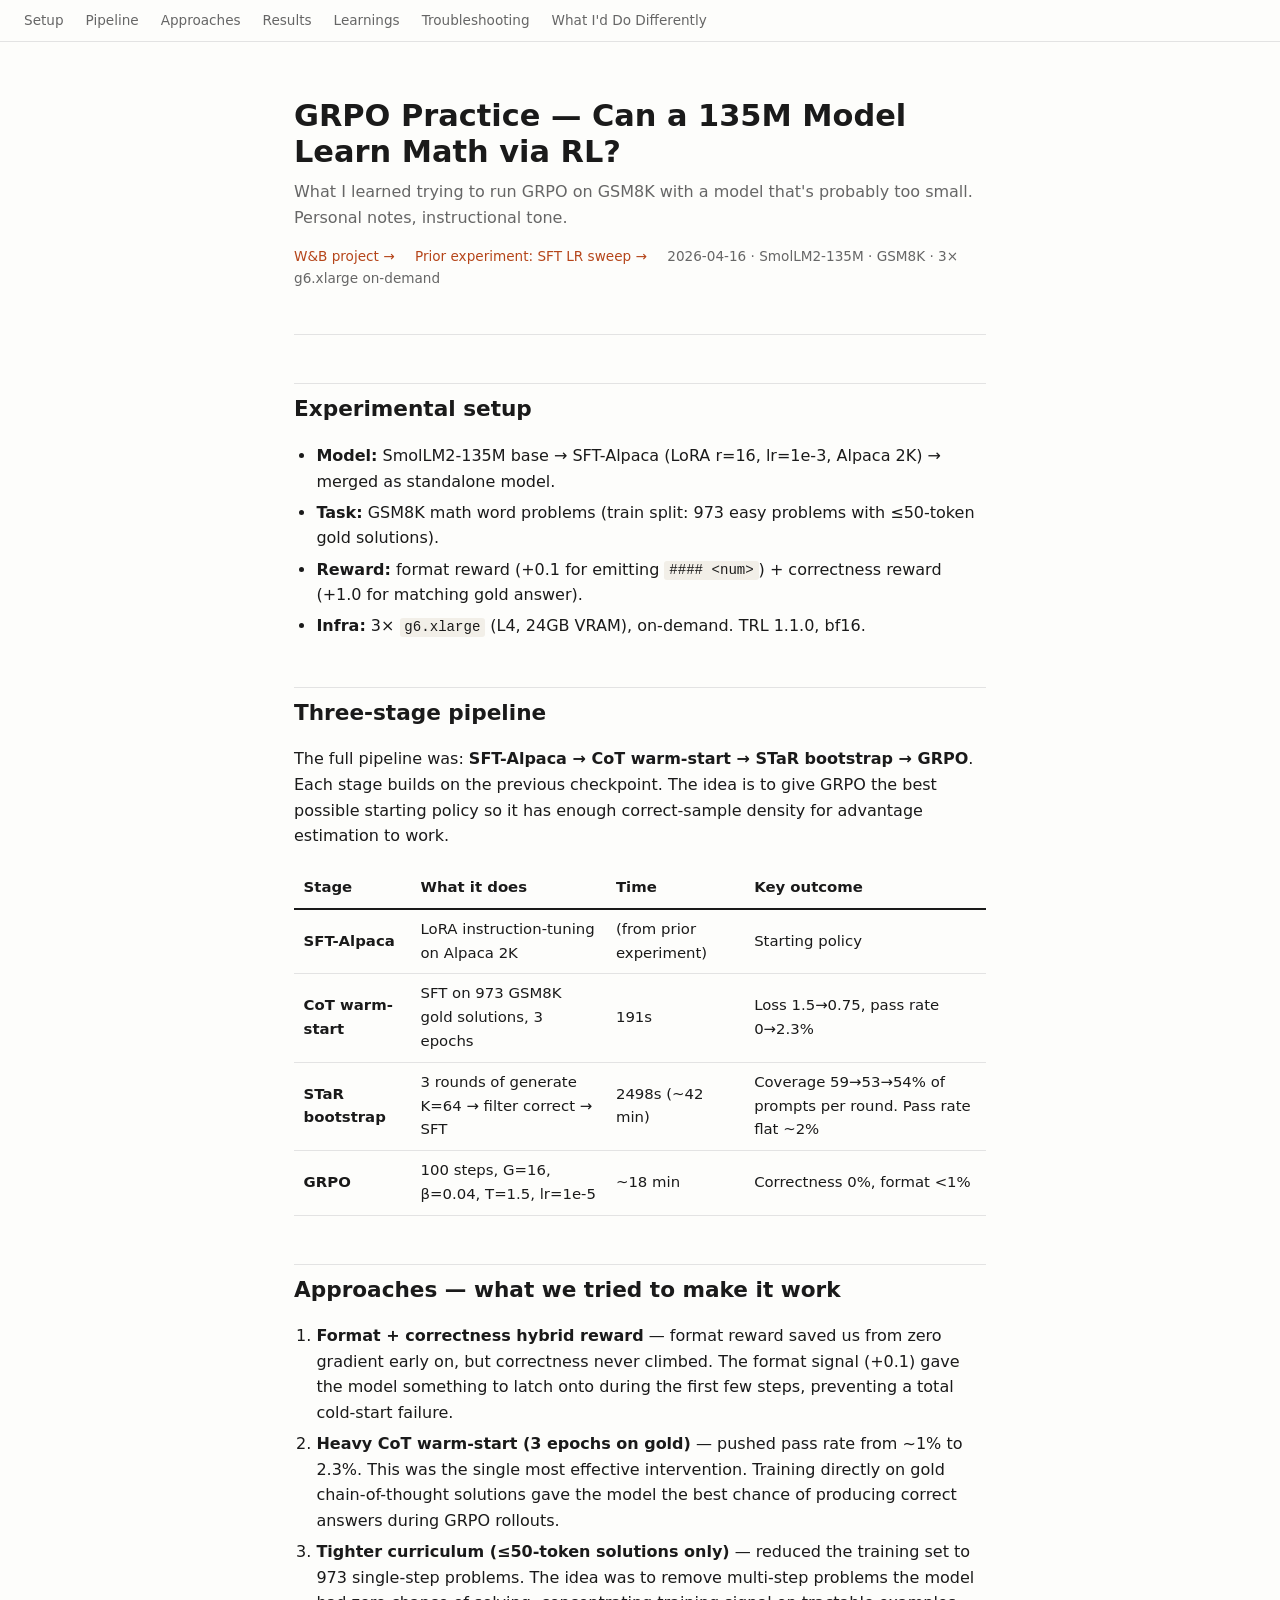
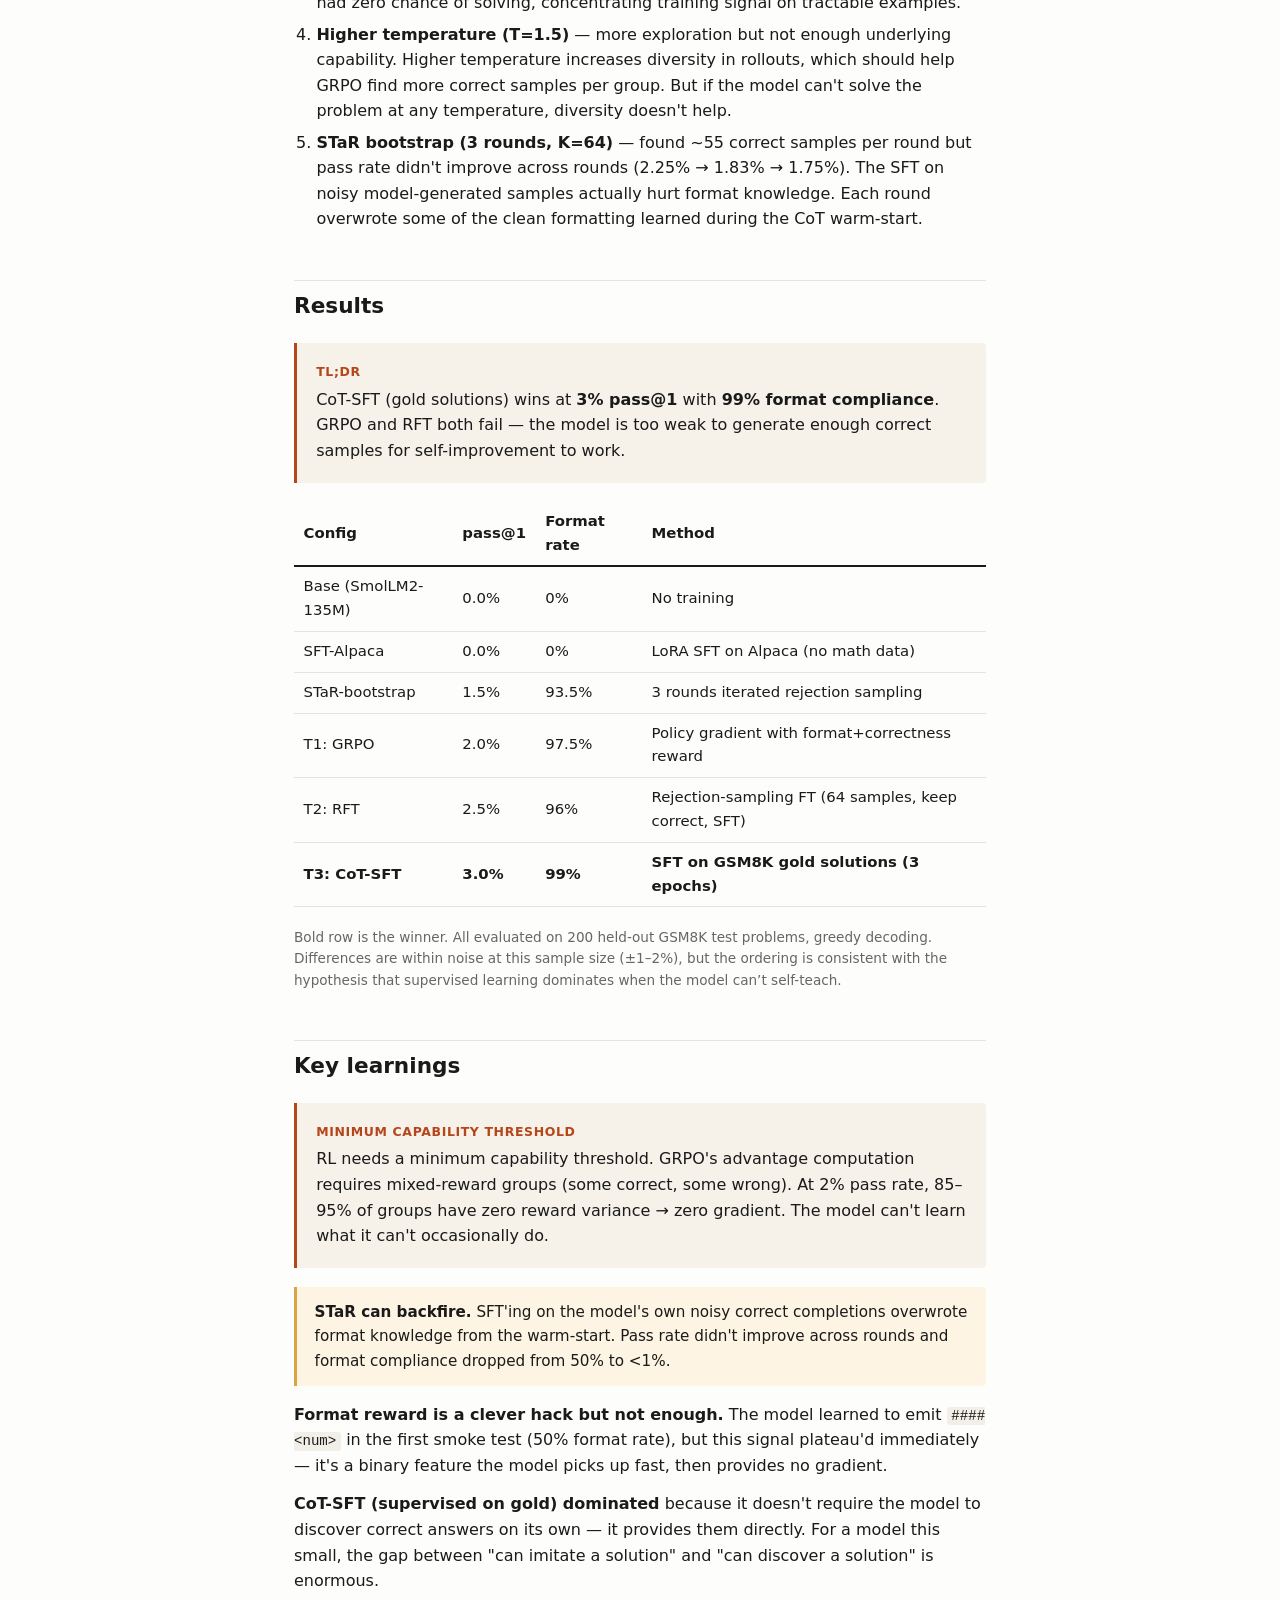
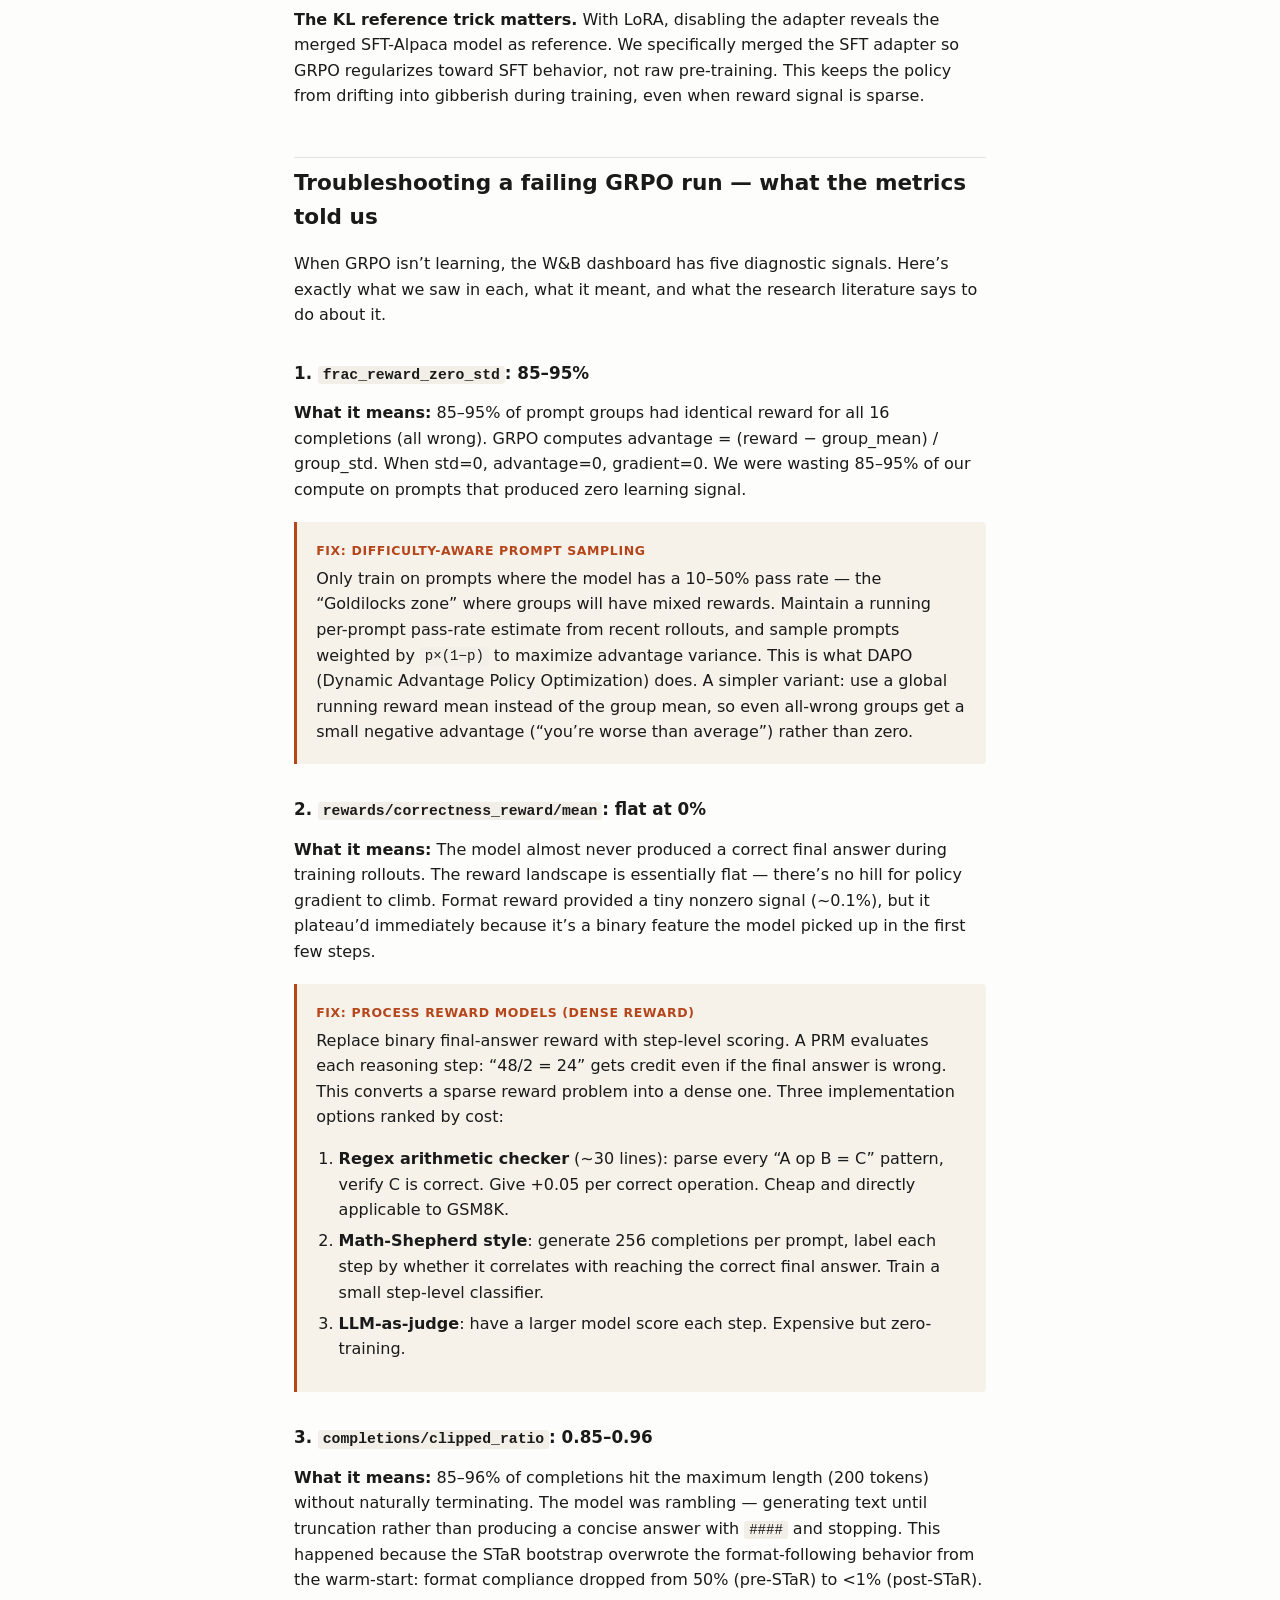
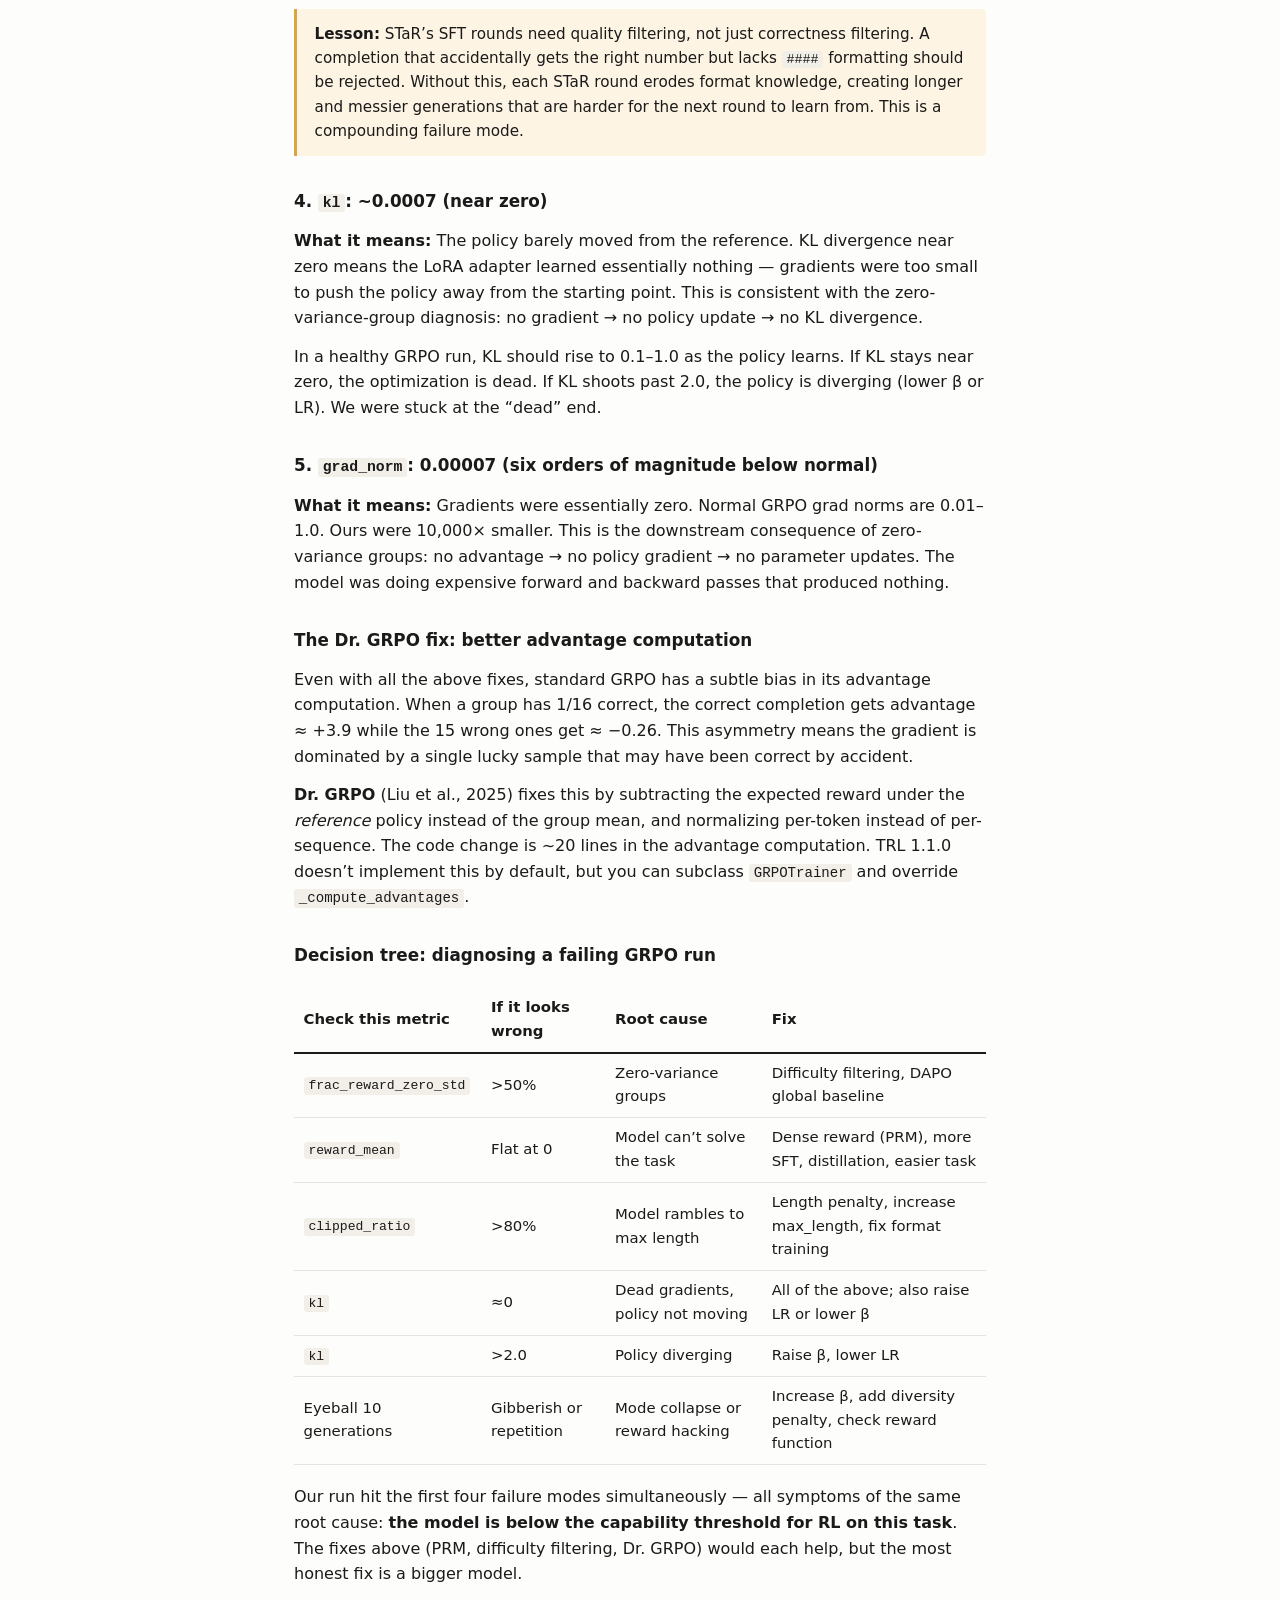
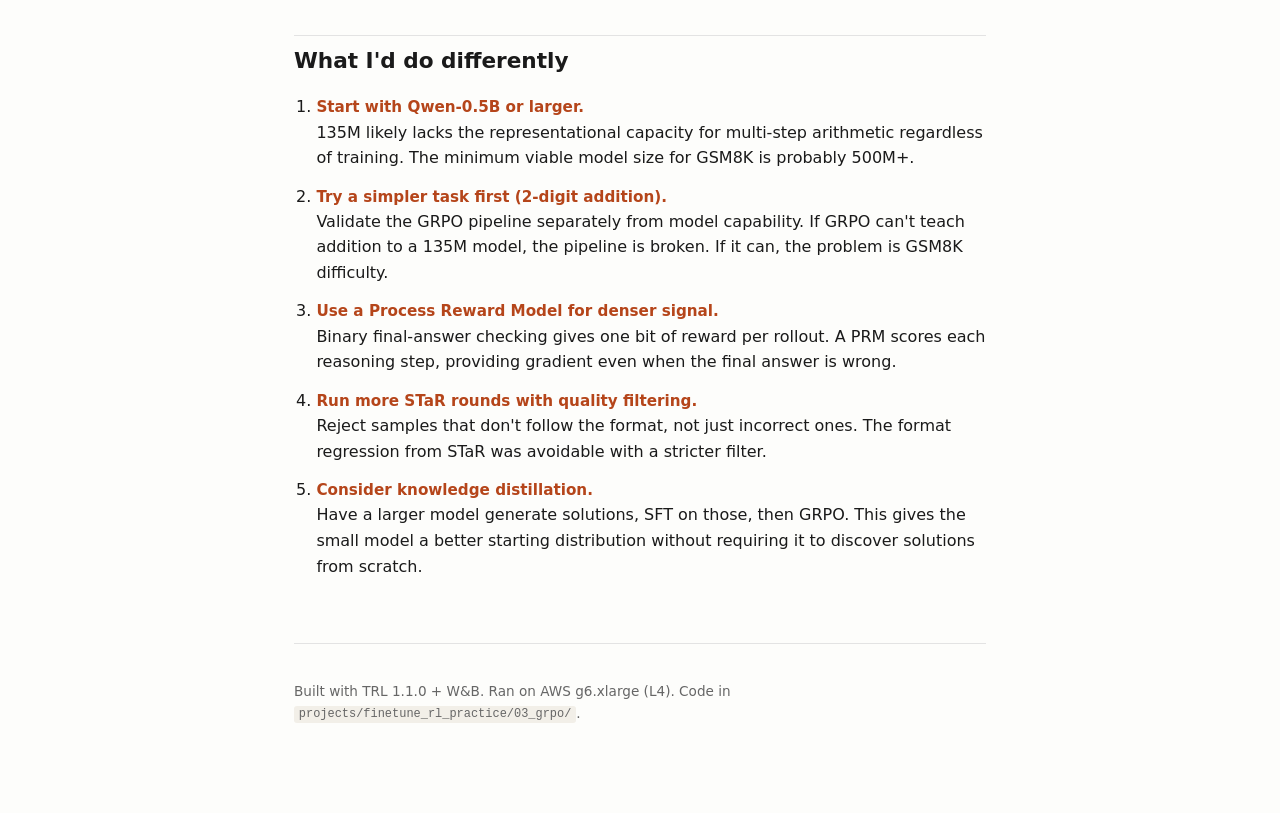
<file: docs/index.html>
<!DOCTYPE html>
<html lang="en">
<head>
<meta charset="UTF-8">
<meta name="viewport" content="width=device-width, initial-scale=1.0">
<title>GRPO Practice — Can a 135M Model Learn Math via RL?</title>
<link rel="stylesheet" href="style.css">
</head>
<body>

<nav>
  <a href="#setup">Setup</a>
  <a href="#pipeline">Pipeline</a>
  <a href="#approaches">Approaches</a>
  <a href="#results">Results</a>
  <a href="#learnings">Learnings</a>
  <a href="#troubleshoot">Troubleshooting</a>
  <a href="#next">What I'd Do Differently</a>
</nav>

<main>

<header class="hero">
  <h1>GRPO Practice — Can a 135M Model Learn Math via RL?</h1>
  <p class="tagline">What I learned trying to run GRPO on GSM8K with a model that's probably too small. Personal notes, instructional tone.</p>
  <p class="meta">
    <a href="https://wandb.ai/hiremath-sujai1/grpo-practice" target="_blank">W&amp;B project &rarr;</a>
    <a href="sft.html">Prior experiment: SFT LR sweep &rarr;</a>
    <span>2026-04-16 &middot; SmolLM2-135M &middot; GSM8K &middot; 3&times; g6.xlarge on-demand</span>
  </p>
</header>

<section id="setup">
  <h2>Experimental setup</h2>
  <ul>
    <li><strong>Model:</strong> SmolLM2-135M base &rarr; SFT-Alpaca (LoRA r=16, lr=1e-3, Alpaca 2K) &rarr; merged as standalone model.</li>
    <li><strong>Task:</strong> GSM8K math word problems (train split: 973 easy problems with &le;50-token gold solutions).</li>
    <li><strong>Reward:</strong> format reward (+0.1 for emitting <code>#### &lt;num&gt;</code>) + correctness reward (+1.0 for matching gold answer).</li>
    <li><strong>Infra:</strong> 3&times; <code>g6.xlarge</code> (L4, 24GB VRAM), on-demand. TRL 1.1.0, bf16.</li>
  </ul>
</section>

<section id="pipeline">
  <h2>Three-stage pipeline</h2>

  <p>The full pipeline was: <strong>SFT-Alpaca &rarr; CoT warm-start &rarr; STaR bootstrap &rarr; GRPO</strong>. Each stage builds on the previous checkpoint. The idea is to give GRPO the best possible starting policy so it has enough correct-sample density for advantage estimation to work.</p>

  <table>
    <thead>
      <tr>
        <th>Stage</th>
        <th>What it does</th>
        <th>Time</th>
        <th>Key outcome</th>
      </tr>
    </thead>
    <tbody>
      <tr>
        <td><strong>SFT-Alpaca</strong></td>
        <td>LoRA instruction-tuning on Alpaca 2K</td>
        <td>(from prior experiment)</td>
        <td>Starting policy</td>
      </tr>
      <tr>
        <td><strong>CoT warm-start</strong></td>
        <td>SFT on 973 GSM8K gold solutions, 3 epochs</td>
        <td>191s</td>
        <td>Loss 1.5&rarr;0.75, pass rate 0&rarr;2.3%</td>
      </tr>
      <tr>
        <td><strong>STaR bootstrap</strong></td>
        <td>3 rounds of generate K=64 &rarr; filter correct &rarr; SFT</td>
        <td>2498s (~42 min)</td>
        <td>Coverage 59&rarr;53&rarr;54% of prompts per round. Pass rate flat ~2%</td>
      </tr>
      <tr>
        <td><strong>GRPO</strong></td>
        <td>100 steps, G=16, &beta;=0.04, T=1.5, lr=1e-5</td>
        <td>~18 min</td>
        <td>Correctness 0%, format &lt;1%</td>
      </tr>
    </tbody>
  </table>
</section>

<section id="approaches">
  <h2>Approaches &mdash; what we tried to make it work</h2>

  <ol>
    <li>
      <strong>Format + correctness hybrid reward</strong> &mdash; format reward saved us from zero gradient early on, but correctness never climbed. The format signal (+0.1) gave the model something to latch onto during the first few steps, preventing a total cold-start failure.
    </li>
    <li>
      <strong>Heavy CoT warm-start (3 epochs on gold)</strong> &mdash; pushed pass rate from ~1% to 2.3%. This was the single most effective intervention. Training directly on gold chain-of-thought solutions gave the model the best chance of producing correct answers during GRPO rollouts.
    </li>
    <li>
      <strong>Tighter curriculum (&le;50-token solutions only)</strong> &mdash; reduced the training set to 973 single-step problems. The idea was to remove multi-step problems the model had zero chance of solving, concentrating training signal on tractable examples.
    </li>
    <li>
      <strong>Higher temperature (T=1.5)</strong> &mdash; more exploration but not enough underlying capability. Higher temperature increases diversity in rollouts, which should help GRPO find more correct samples per group. But if the model can't solve the problem at any temperature, diversity doesn't help.
    </li>
    <li>
      <strong>STaR bootstrap (3 rounds, K=64)</strong> &mdash; found ~55 correct samples per round but pass rate didn't improve across rounds (2.25% &rarr; 1.83% &rarr; 1.75%). The SFT on noisy model-generated samples actually hurt format knowledge. Each round overwrote some of the clean formatting learned during the CoT warm-start.
    </li>
  </ol>
</section>

<section id="results">
  <h2>Results</h2>

  <div class="callout">
    <p class="label">TL;DR</p>
    <p>CoT-SFT (gold solutions) wins at <strong>3% pass@1</strong> with <strong>99% format compliance</strong>. GRPO and RFT both fail &mdash; the model is too weak to generate enough correct samples for self-improvement to work.</p>
  </div>

  <table>
    <thead>
      <tr>
        <th>Config</th>
        <th>pass@1</th>
        <th>Format rate</th>
        <th>Method</th>
      </tr>
    </thead>
    <tbody>
      <tr>
        <td>Base (SmolLM2-135M)</td>
        <td>0.0%</td>
        <td>0%</td>
        <td>No training</td>
      </tr>
      <tr>
        <td>SFT-Alpaca</td>
        <td>0.0%</td>
        <td>0%</td>
        <td>LoRA SFT on Alpaca (no math data)</td>
      </tr>
      <tr>
        <td>STaR-bootstrap</td>
        <td>1.5%</td>
        <td>93.5%</td>
        <td>3 rounds iterated rejection sampling</td>
      </tr>
      <tr>
        <td>T1: GRPO</td>
        <td>2.0%</td>
        <td>97.5%</td>
        <td>Policy gradient with format+correctness reward</td>
      </tr>
      <tr>
        <td>T2: RFT</td>
        <td>2.5%</td>
        <td>96%</td>
        <td>Rejection-sampling FT (64 samples, keep correct, SFT)</td>
      </tr>
      <tr class="winner">
        <td>T3: CoT-SFT</td>
        <td><strong>3.0%</strong></td>
        <td><strong>99%</strong></td>
        <td>SFT on GSM8K gold solutions (3 epochs)</td>
      </tr>
    </tbody>
  </table>
  <p class="small">Bold row is the winner. All evaluated on 200 held-out GSM8K test problems, greedy decoding. Differences are within noise at this sample size (&plusmn;1&ndash;2%), but the ordering is consistent with the hypothesis that supervised learning dominates when the model can&rsquo;t self-teach.</p>
</section>

<section id="learnings">
  <h2>Key learnings</h2>

  <div class="callout">
    <p class="label">Minimum capability threshold</p>
    <p>RL needs a minimum capability threshold. GRPO's advantage computation requires mixed-reward groups (some correct, some wrong). At 2% pass rate, 85&ndash;95% of groups have zero reward variance &rarr; zero gradient. The model can't learn what it can't occasionally do.</p>
  </div>

  <div class="warn">
    <strong>STaR can backfire.</strong> SFT'ing on the model's own noisy correct completions overwrote format knowledge from the warm-start. Pass rate didn't improve across rounds and format compliance dropped from 50% to &lt;1%.
  </div>

  <p><strong>Format reward is a clever hack but not enough.</strong> The model learned to emit <code>#### &lt;num&gt;</code> in the first smoke test (50% format rate), but this signal plateau'd immediately &mdash; it's a binary feature the model picks up fast, then provides no gradient.</p>

  <p><strong>CoT-SFT (supervised on gold) dominated</strong> because it doesn't require the model to discover correct answers on its own &mdash; it provides them directly. For a model this small, the gap between "can imitate a solution" and "can discover a solution" is enormous.</p>

  <p><strong>The KL reference trick matters.</strong> With LoRA, disabling the adapter reveals the merged SFT-Alpaca model as reference. We specifically merged the SFT adapter so GRPO regularizes toward SFT behavior, not raw pre-training. This keeps the policy from drifting into gibberish during training, even when reward signal is sparse.</p>
</section>

<section id="troubleshoot">
  <h2>Troubleshooting a failing GRPO run &mdash; what the metrics told us</h2>

  <p>When GRPO isn&rsquo;t learning, the W&amp;B dashboard has five diagnostic signals. Here&rsquo;s exactly what we saw in each, what it meant, and what the research literature says to do about it.</p>

  <h3>1. <code>frac_reward_zero_std</code>: 85&ndash;95%</h3>
  <p><strong>What it means:</strong> 85&ndash;95% of prompt groups had identical reward for all 16 completions (all wrong). GRPO computes advantage = (reward &minus; group_mean) / group_std. When std=0, advantage=0, gradient=0. We were wasting 85&ndash;95% of our compute on prompts that produced zero learning signal.</p>
  <div class="callout">
    <p class="label">Fix: difficulty-aware prompt sampling</p>
    <p>Only train on prompts where the model has a 10&ndash;50% pass rate &mdash; the &ldquo;Goldilocks zone&rdquo; where groups will have mixed rewards. Maintain a running per-prompt pass-rate estimate from recent rollouts, and sample prompts weighted by <code>p&times;(1&minus;p)</code> to maximize advantage variance. This is what DAPO (Dynamic Advantage Policy Optimization) does. A simpler variant: use a global running reward mean instead of the group mean, so even all-wrong groups get a small negative advantage (&ldquo;you&rsquo;re worse than average&rdquo;) rather than zero.</p>
  </div>

  <h3>2. <code>rewards/correctness_reward/mean</code>: flat at 0%</h3>
  <p><strong>What it means:</strong> The model almost never produced a correct final answer during training rollouts. The reward landscape is essentially flat &mdash; there&rsquo;s no hill for policy gradient to climb. Format reward provided a tiny nonzero signal (~0.1%), but it plateau&rsquo;d immediately because it&rsquo;s a binary feature the model picked up in the first few steps.</p>
  <div class="callout">
    <p class="label">Fix: Process Reward Models (dense reward)</p>
    <p>Replace binary final-answer reward with step-level scoring. A PRM evaluates each reasoning step: &ldquo;48/2 = 24&rdquo; gets credit even if the final answer is wrong. This converts a sparse reward problem into a dense one. Three implementation options ranked by cost:</p>
    <ol>
      <li><strong>Regex arithmetic checker</strong> (~30 lines): parse every &ldquo;A op B = C&rdquo; pattern, verify C is correct. Give +0.05 per correct operation. Cheap and directly applicable to GSM8K.</li>
      <li><strong>Math-Shepherd style</strong>: generate 256 completions per prompt, label each step by whether it correlates with reaching the correct final answer. Train a small step-level classifier.</li>
      <li><strong>LLM-as-judge</strong>: have a larger model score each step. Expensive but zero-training.</li>
    </ol>
  </div>

  <h3>3. <code>completions/clipped_ratio</code>: 0.85&ndash;0.96</h3>
  <p><strong>What it means:</strong> 85&ndash;96% of completions hit the maximum length (200 tokens) without naturally terminating. The model was rambling &mdash; generating text until truncation rather than producing a concise answer with <code>####</code> and stopping. This happened because the STaR bootstrap overwrote the format-following behavior from the warm-start: format compliance dropped from 50% (pre-STaR) to &lt;1% (post-STaR).</p>
  <div class="warn">
    <strong>Lesson:</strong> STaR&rsquo;s SFT rounds need quality filtering, not just correctness filtering. A completion that accidentally gets the right number but lacks <code>####</code> formatting should be rejected. Without this, each STaR round erodes format knowledge, creating longer and messier generations that are harder for the next round to learn from. This is a compounding failure mode.
  </div>

  <h3>4. <code>kl</code>: ~0.0007 (near zero)</h3>
  <p><strong>What it means:</strong> The policy barely moved from the reference. KL divergence near zero means the LoRA adapter learned essentially nothing &mdash; gradients were too small to push the policy away from the starting point. This is consistent with the zero-variance-group diagnosis: no gradient &rarr; no policy update &rarr; no KL divergence.</p>
  <p>In a healthy GRPO run, KL should rise to 0.1&ndash;1.0 as the policy learns. If KL stays near zero, the optimization is dead. If KL shoots past 2.0, the policy is diverging (lower &beta; or LR). We were stuck at the &ldquo;dead&rdquo; end.</p>

  <h3>5. <code>grad_norm</code>: 0.00007 (six orders of magnitude below normal)</h3>
  <p><strong>What it means:</strong> Gradients were essentially zero. Normal GRPO grad norms are 0.01&ndash;1.0. Ours were 10,000&times; smaller. This is the downstream consequence of zero-variance groups: no advantage &rarr; no policy gradient &rarr; no parameter updates. The model was doing expensive forward and backward passes that produced nothing.</p>

  <h3>The Dr. GRPO fix: better advantage computation</h3>
  <p>Even with all the above fixes, standard GRPO has a subtle bias in its advantage computation. When a group has 1/16 correct, the correct completion gets advantage &asymp; +3.9 while the 15 wrong ones get &asymp; &minus;0.26. This asymmetry means the gradient is dominated by a single lucky sample that may have been correct by accident.</p>
  <p><strong>Dr. GRPO</strong> (Liu et al., 2025) fixes this by subtracting the expected reward under the <em>reference</em> policy instead of the group mean, and normalizing per-token instead of per-sequence. The code change is ~20 lines in the advantage computation. TRL 1.1.0 doesn&rsquo;t implement this by default, but you can subclass <code>GRPOTrainer</code> and override <code>_compute_advantages</code>.</p>

  <h3>Decision tree: diagnosing a failing GRPO run</h3>
  <table>
    <thead>
      <tr><th>Check this metric</th><th>If it looks wrong</th><th>Root cause</th><th>Fix</th></tr>
    </thead>
    <tbody>
      <tr>
        <td><code>frac_reward_zero_std</code></td>
        <td>&gt;50%</td>
        <td>Zero-variance groups</td>
        <td>Difficulty filtering, DAPO global baseline</td>
      </tr>
      <tr>
        <td><code>reward_mean</code></td>
        <td>Flat at 0</td>
        <td>Model can&rsquo;t solve the task</td>
        <td>Dense reward (PRM), more SFT, distillation, easier task</td>
      </tr>
      <tr>
        <td><code>clipped_ratio</code></td>
        <td>&gt;80%</td>
        <td>Model rambles to max length</td>
        <td>Length penalty, increase max_length, fix format training</td>
      </tr>
      <tr>
        <td><code>kl</code></td>
        <td>&asymp;0</td>
        <td>Dead gradients, policy not moving</td>
        <td>All of the above; also raise LR or lower &beta;</td>
      </tr>
      <tr>
        <td><code>kl</code></td>
        <td>&gt;2.0</td>
        <td>Policy diverging</td>
        <td>Raise &beta;, lower LR</td>
      </tr>
      <tr>
        <td>Eyeball 10 generations</td>
        <td>Gibberish or repetition</td>
        <td>Mode collapse or reward hacking</td>
        <td>Increase &beta;, add diversity penalty, check reward function</td>
      </tr>
    </tbody>
  </table>

  <p>Our run hit the first four failure modes simultaneously &mdash; all symptoms of the same root cause: <strong>the model is below the capability threshold for RL on this task</strong>. The fixes above (PRM, difficulty filtering, Dr. GRPO) would each help, but the most honest fix is a bigger model.</p>
</section>

<section id="next">
  <h2>What I'd do differently</h2>

  <ol class="next">
    <li>
      <strong>Start with Qwen-0.5B or larger.</strong>
      135M likely lacks the representational capacity for multi-step arithmetic regardless of training. The minimum viable model size for GSM8K is probably 500M+.
    </li>
    <li>
      <strong>Try a simpler task first (2-digit addition).</strong>
      Validate the GRPO pipeline separately from model capability. If GRPO can't teach addition to a 135M model, the pipeline is broken. If it can, the problem is GSM8K difficulty.
    </li>
    <li>
      <strong>Use a Process Reward Model for denser signal.</strong>
      Binary final-answer checking gives one bit of reward per rollout. A PRM scores each reasoning step, providing gradient even when the final answer is wrong.
    </li>
    <li>
      <strong>Run more STaR rounds with quality filtering.</strong>
      Reject samples that don't follow the format, not just incorrect ones. The format regression from STaR was avoidable with a stricter filter.
    </li>
    <li>
      <strong>Consider knowledge distillation.</strong>
      Have a larger model generate solutions, SFT on those, then GRPO. This gives the small model a better starting distribution without requiring it to discover solutions from scratch.
    </li>
  </ol>
</section>

<footer>
  <p>
    Built with TRL 1.1.0 + W&amp;B. Ran on AWS g6.xlarge (L4).
    Code in <code>projects/finetune_rl_practice/03_grpo/</code>.
  </p>
</footer>

</main>
</body>
</html>
</file>
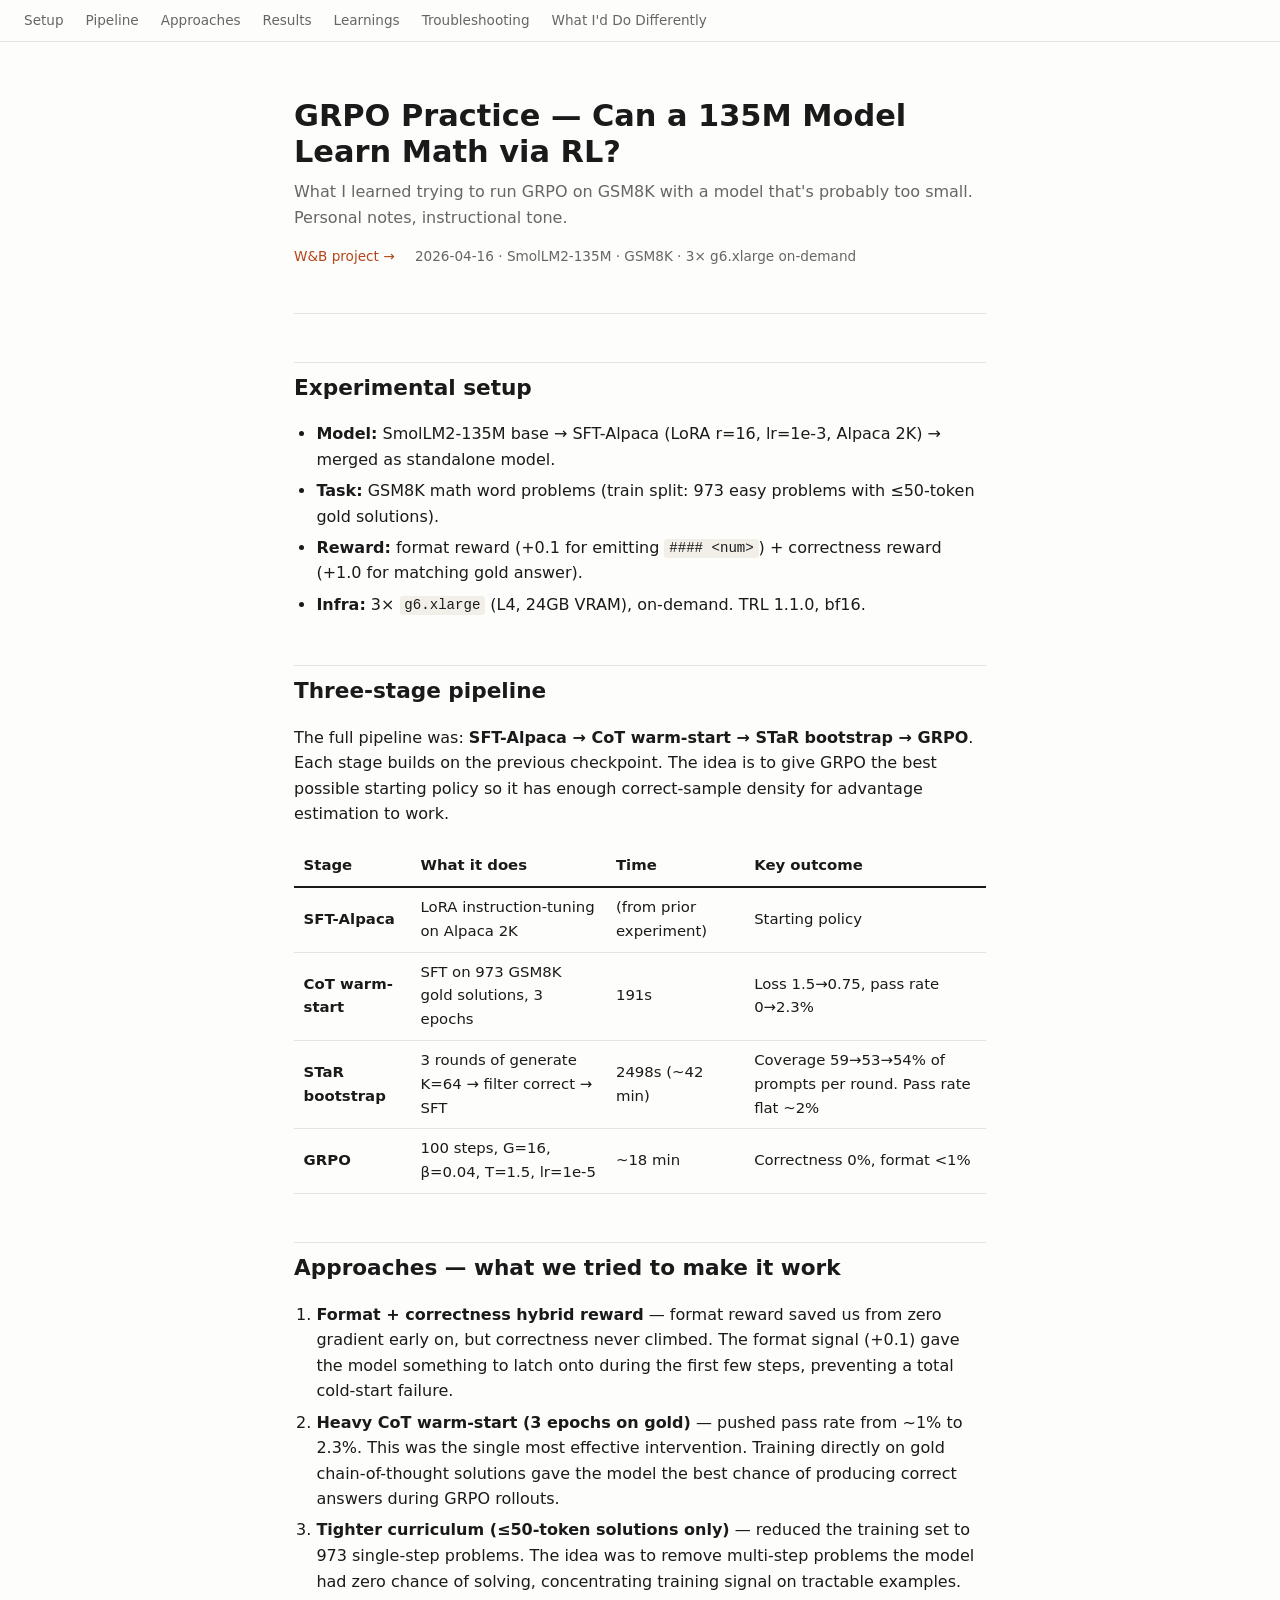
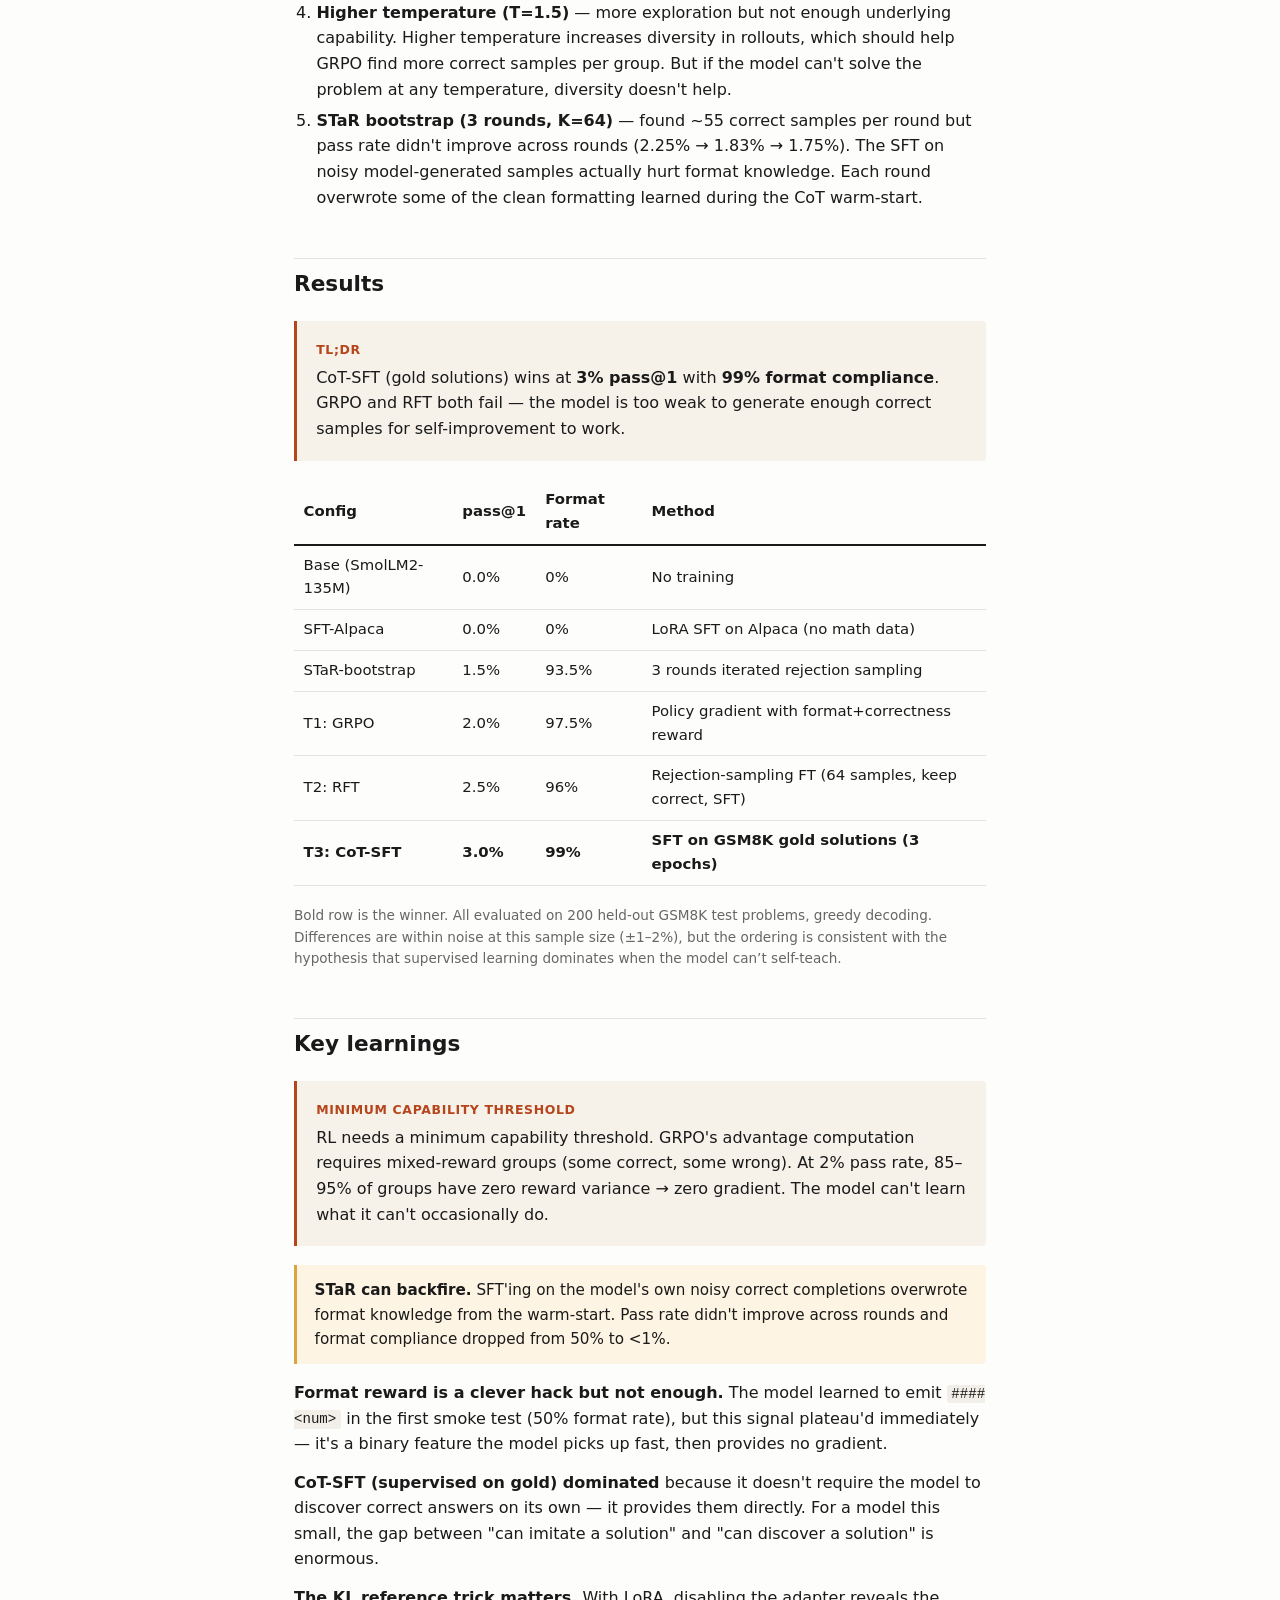
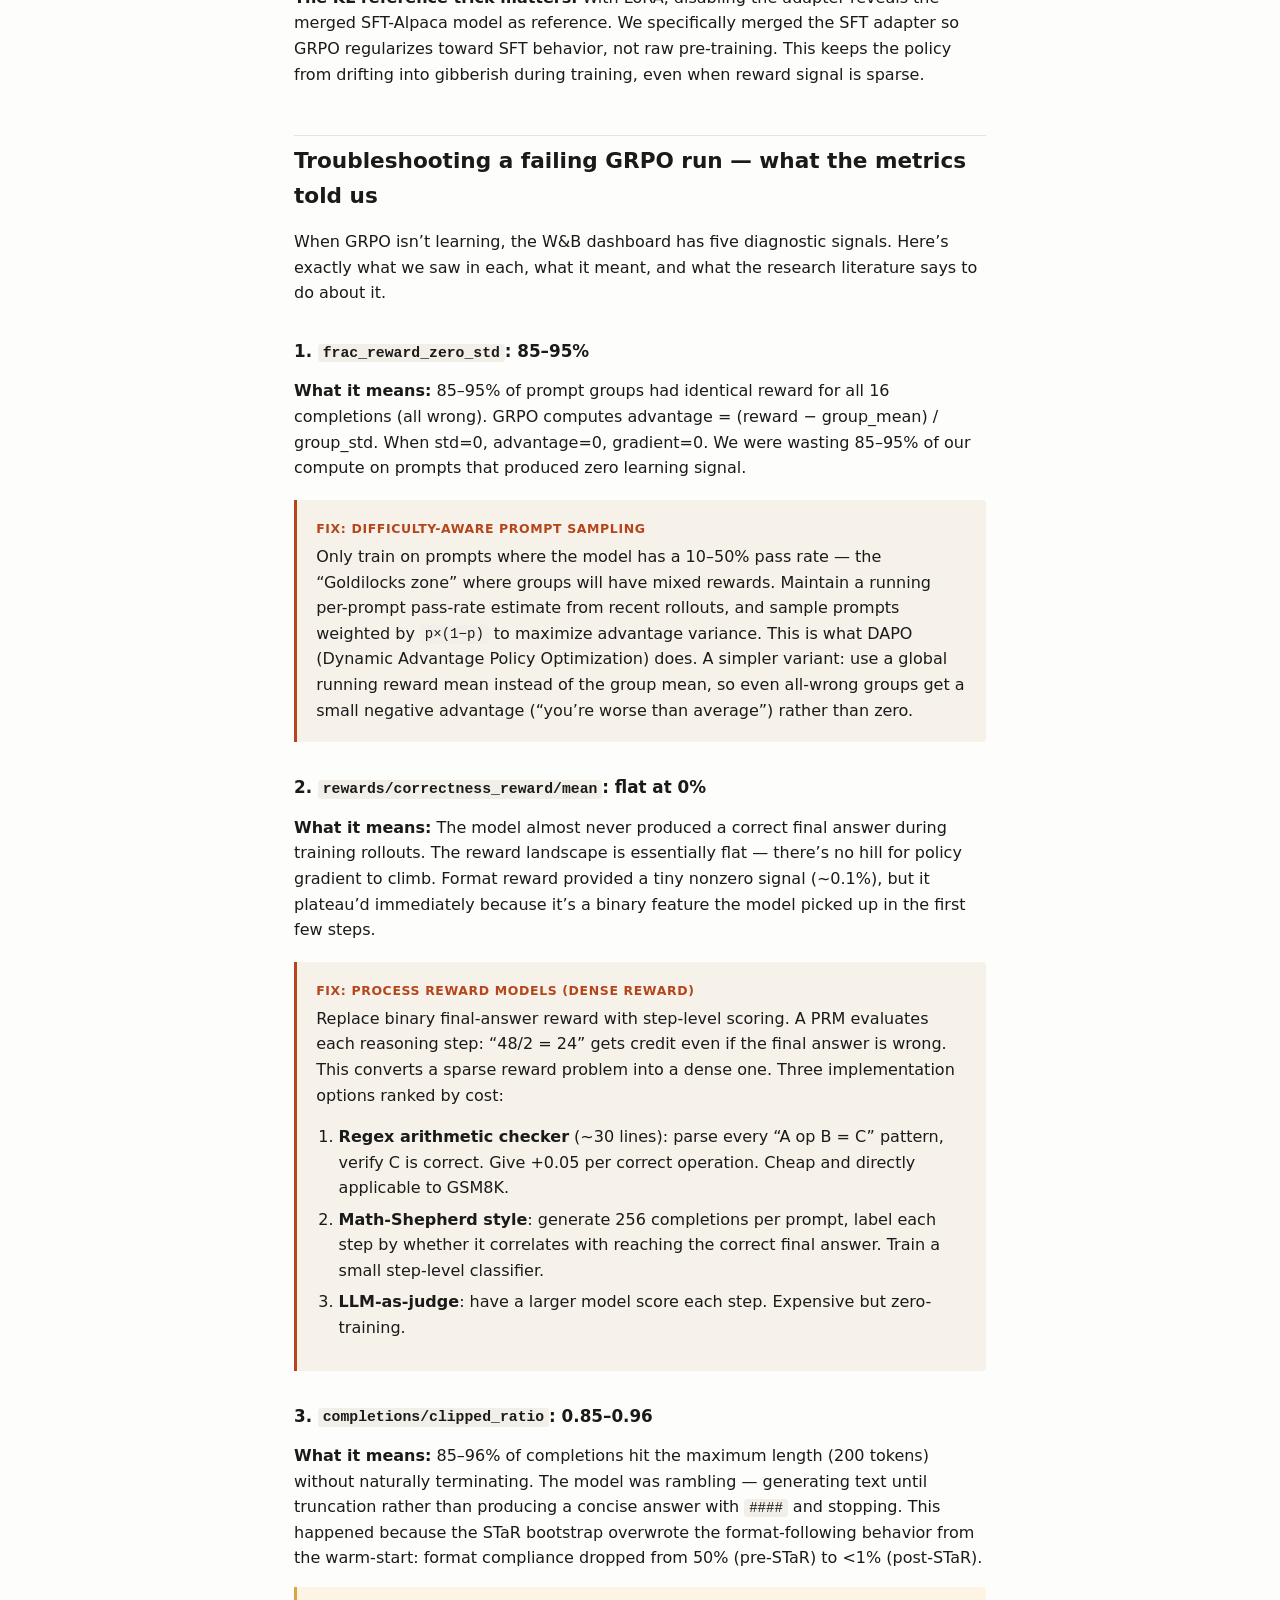
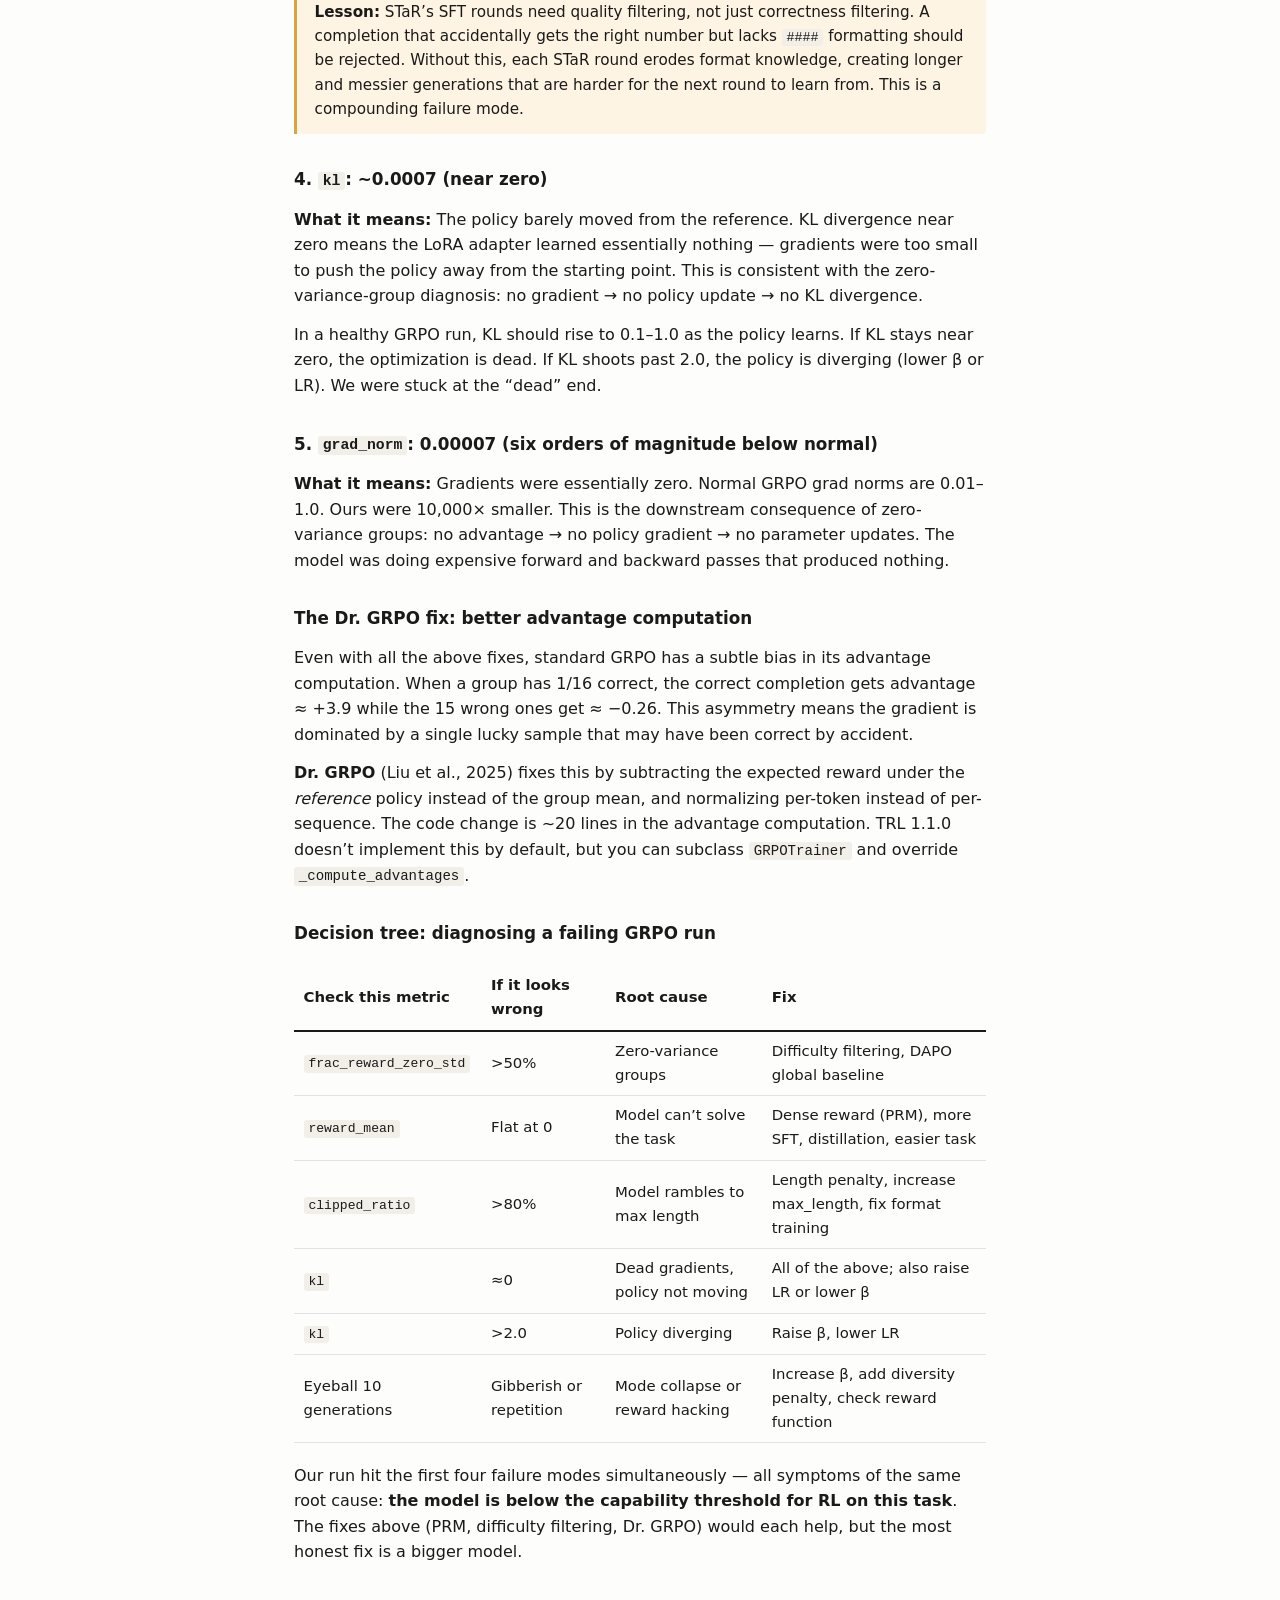
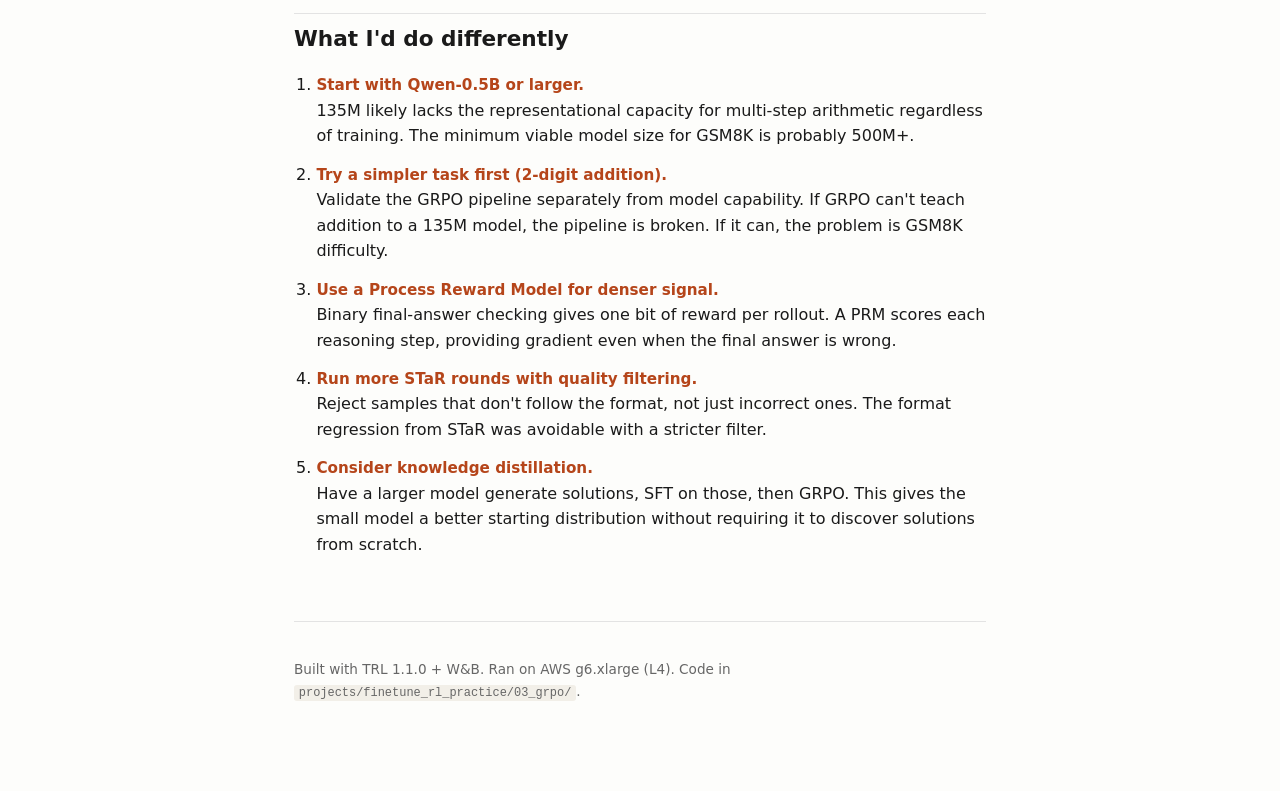
<file: docs/grpo.html>
<!DOCTYPE html>
<html lang="en">
<head>
<meta charset="UTF-8">
<meta name="viewport" content="width=device-width, initial-scale=1.0">
<title>GRPO Practice — Can a 135M Model Learn Math via RL?</title>
<link rel="stylesheet" href="style.css">
</head>
<body>

<nav>
  <a href="#setup">Setup</a>
  <a href="#pipeline">Pipeline</a>
  <a href="#approaches">Approaches</a>
  <a href="#results">Results</a>
  <a href="#learnings">Learnings</a>
  <a href="#troubleshoot">Troubleshooting</a>
  <a href="#next">What I'd Do Differently</a>
</nav>

<main>

<header class="hero">
  <h1>GRPO Practice — Can a 135M Model Learn Math via RL?</h1>
  <p class="tagline">What I learned trying to run GRPO on GSM8K with a model that's probably too small. Personal notes, instructional tone.</p>
  <p class="meta">
    <a href="https://wandb.ai/hiremath-sujai1/grpo-practice" target="_blank">W&amp;B project &rarr;</a>
    <span>2026-04-16 &middot; SmolLM2-135M &middot; GSM8K &middot; 3&times; g6.xlarge on-demand</span>
  </p>
</header>

<section id="setup">
  <h2>Experimental setup</h2>
  <ul>
    <li><strong>Model:</strong> SmolLM2-135M base &rarr; SFT-Alpaca (LoRA r=16, lr=1e-3, Alpaca 2K) &rarr; merged as standalone model.</li>
    <li><strong>Task:</strong> GSM8K math word problems (train split: 973 easy problems with &le;50-token gold solutions).</li>
    <li><strong>Reward:</strong> format reward (+0.1 for emitting <code>#### &lt;num&gt;</code>) + correctness reward (+1.0 for matching gold answer).</li>
    <li><strong>Infra:</strong> 3&times; <code>g6.xlarge</code> (L4, 24GB VRAM), on-demand. TRL 1.1.0, bf16.</li>
  </ul>
</section>

<section id="pipeline">
  <h2>Three-stage pipeline</h2>

  <p>The full pipeline was: <strong>SFT-Alpaca &rarr; CoT warm-start &rarr; STaR bootstrap &rarr; GRPO</strong>. Each stage builds on the previous checkpoint. The idea is to give GRPO the best possible starting policy so it has enough correct-sample density for advantage estimation to work.</p>

  <table>
    <thead>
      <tr>
        <th>Stage</th>
        <th>What it does</th>
        <th>Time</th>
        <th>Key outcome</th>
      </tr>
    </thead>
    <tbody>
      <tr>
        <td><strong>SFT-Alpaca</strong></td>
        <td>LoRA instruction-tuning on Alpaca 2K</td>
        <td>(from prior experiment)</td>
        <td>Starting policy</td>
      </tr>
      <tr>
        <td><strong>CoT warm-start</strong></td>
        <td>SFT on 973 GSM8K gold solutions, 3 epochs</td>
        <td>191s</td>
        <td>Loss 1.5&rarr;0.75, pass rate 0&rarr;2.3%</td>
      </tr>
      <tr>
        <td><strong>STaR bootstrap</strong></td>
        <td>3 rounds of generate K=64 &rarr; filter correct &rarr; SFT</td>
        <td>2498s (~42 min)</td>
        <td>Coverage 59&rarr;53&rarr;54% of prompts per round. Pass rate flat ~2%</td>
      </tr>
      <tr>
        <td><strong>GRPO</strong></td>
        <td>100 steps, G=16, &beta;=0.04, T=1.5, lr=1e-5</td>
        <td>~18 min</td>
        <td>Correctness 0%, format &lt;1%</td>
      </tr>
    </tbody>
  </table>
</section>

<section id="approaches">
  <h2>Approaches &mdash; what we tried to make it work</h2>

  <ol>
    <li>
      <strong>Format + correctness hybrid reward</strong> &mdash; format reward saved us from zero gradient early on, but correctness never climbed. The format signal (+0.1) gave the model something to latch onto during the first few steps, preventing a total cold-start failure.
    </li>
    <li>
      <strong>Heavy CoT warm-start (3 epochs on gold)</strong> &mdash; pushed pass rate from ~1% to 2.3%. This was the single most effective intervention. Training directly on gold chain-of-thought solutions gave the model the best chance of producing correct answers during GRPO rollouts.
    </li>
    <li>
      <strong>Tighter curriculum (&le;50-token solutions only)</strong> &mdash; reduced the training set to 973 single-step problems. The idea was to remove multi-step problems the model had zero chance of solving, concentrating training signal on tractable examples.
    </li>
    <li>
      <strong>Higher temperature (T=1.5)</strong> &mdash; more exploration but not enough underlying capability. Higher temperature increases diversity in rollouts, which should help GRPO find more correct samples per group. But if the model can't solve the problem at any temperature, diversity doesn't help.
    </li>
    <li>
      <strong>STaR bootstrap (3 rounds, K=64)</strong> &mdash; found ~55 correct samples per round but pass rate didn't improve across rounds (2.25% &rarr; 1.83% &rarr; 1.75%). The SFT on noisy model-generated samples actually hurt format knowledge. Each round overwrote some of the clean formatting learned during the CoT warm-start.
    </li>
  </ol>
</section>

<section id="results">
  <h2>Results</h2>

  <div class="callout">
    <p class="label">TL;DR</p>
    <p>CoT-SFT (gold solutions) wins at <strong>3% pass@1</strong> with <strong>99% format compliance</strong>. GRPO and RFT both fail &mdash; the model is too weak to generate enough correct samples for self-improvement to work.</p>
  </div>

  <table>
    <thead>
      <tr>
        <th>Config</th>
        <th>pass@1</th>
        <th>Format rate</th>
        <th>Method</th>
      </tr>
    </thead>
    <tbody>
      <tr>
        <td>Base (SmolLM2-135M)</td>
        <td>0.0%</td>
        <td>0%</td>
        <td>No training</td>
      </tr>
      <tr>
        <td>SFT-Alpaca</td>
        <td>0.0%</td>
        <td>0%</td>
        <td>LoRA SFT on Alpaca (no math data)</td>
      </tr>
      <tr>
        <td>STaR-bootstrap</td>
        <td>1.5%</td>
        <td>93.5%</td>
        <td>3 rounds iterated rejection sampling</td>
      </tr>
      <tr>
        <td>T1: GRPO</td>
        <td>2.0%</td>
        <td>97.5%</td>
        <td>Policy gradient with format+correctness reward</td>
      </tr>
      <tr>
        <td>T2: RFT</td>
        <td>2.5%</td>
        <td>96%</td>
        <td>Rejection-sampling FT (64 samples, keep correct, SFT)</td>
      </tr>
      <tr class="winner">
        <td>T3: CoT-SFT</td>
        <td><strong>3.0%</strong></td>
        <td><strong>99%</strong></td>
        <td>SFT on GSM8K gold solutions (3 epochs)</td>
      </tr>
    </tbody>
  </table>
  <p class="small">Bold row is the winner. All evaluated on 200 held-out GSM8K test problems, greedy decoding. Differences are within noise at this sample size (&plusmn;1&ndash;2%), but the ordering is consistent with the hypothesis that supervised learning dominates when the model can&rsquo;t self-teach.</p>
</section>

<section id="learnings">
  <h2>Key learnings</h2>

  <div class="callout">
    <p class="label">Minimum capability threshold</p>
    <p>RL needs a minimum capability threshold. GRPO's advantage computation requires mixed-reward groups (some correct, some wrong). At 2% pass rate, 85&ndash;95% of groups have zero reward variance &rarr; zero gradient. The model can't learn what it can't occasionally do.</p>
  </div>

  <div class="warn">
    <strong>STaR can backfire.</strong> SFT'ing on the model's own noisy correct completions overwrote format knowledge from the warm-start. Pass rate didn't improve across rounds and format compliance dropped from 50% to &lt;1%.
  </div>

  <p><strong>Format reward is a clever hack but not enough.</strong> The model learned to emit <code>#### &lt;num&gt;</code> in the first smoke test (50% format rate), but this signal plateau'd immediately &mdash; it's a binary feature the model picks up fast, then provides no gradient.</p>

  <p><strong>CoT-SFT (supervised on gold) dominated</strong> because it doesn't require the model to discover correct answers on its own &mdash; it provides them directly. For a model this small, the gap between "can imitate a solution" and "can discover a solution" is enormous.</p>

  <p><strong>The KL reference trick matters.</strong> With LoRA, disabling the adapter reveals the merged SFT-Alpaca model as reference. We specifically merged the SFT adapter so GRPO regularizes toward SFT behavior, not raw pre-training. This keeps the policy from drifting into gibberish during training, even when reward signal is sparse.</p>
</section>

<section id="troubleshoot">
  <h2>Troubleshooting a failing GRPO run &mdash; what the metrics told us</h2>

  <p>When GRPO isn&rsquo;t learning, the W&amp;B dashboard has five diagnostic signals. Here&rsquo;s exactly what we saw in each, what it meant, and what the research literature says to do about it.</p>

  <h3>1. <code>frac_reward_zero_std</code>: 85&ndash;95%</h3>
  <p><strong>What it means:</strong> 85&ndash;95% of prompt groups had identical reward for all 16 completions (all wrong). GRPO computes advantage = (reward &minus; group_mean) / group_std. When std=0, advantage=0, gradient=0. We were wasting 85&ndash;95% of our compute on prompts that produced zero learning signal.</p>
  <div class="callout">
    <p class="label">Fix: difficulty-aware prompt sampling</p>
    <p>Only train on prompts where the model has a 10&ndash;50% pass rate &mdash; the &ldquo;Goldilocks zone&rdquo; where groups will have mixed rewards. Maintain a running per-prompt pass-rate estimate from recent rollouts, and sample prompts weighted by <code>p&times;(1&minus;p)</code> to maximize advantage variance. This is what DAPO (Dynamic Advantage Policy Optimization) does. A simpler variant: use a global running reward mean instead of the group mean, so even all-wrong groups get a small negative advantage (&ldquo;you&rsquo;re worse than average&rdquo;) rather than zero.</p>
  </div>

  <h3>2. <code>rewards/correctness_reward/mean</code>: flat at 0%</h3>
  <p><strong>What it means:</strong> The model almost never produced a correct final answer during training rollouts. The reward landscape is essentially flat &mdash; there&rsquo;s no hill for policy gradient to climb. Format reward provided a tiny nonzero signal (~0.1%), but it plateau&rsquo;d immediately because it&rsquo;s a binary feature the model picked up in the first few steps.</p>
  <div class="callout">
    <p class="label">Fix: Process Reward Models (dense reward)</p>
    <p>Replace binary final-answer reward with step-level scoring. A PRM evaluates each reasoning step: &ldquo;48/2 = 24&rdquo; gets credit even if the final answer is wrong. This converts a sparse reward problem into a dense one. Three implementation options ranked by cost:</p>
    <ol>
      <li><strong>Regex arithmetic checker</strong> (~30 lines): parse every &ldquo;A op B = C&rdquo; pattern, verify C is correct. Give +0.05 per correct operation. Cheap and directly applicable to GSM8K.</li>
      <li><strong>Math-Shepherd style</strong>: generate 256 completions per prompt, label each step by whether it correlates with reaching the correct final answer. Train a small step-level classifier.</li>
      <li><strong>LLM-as-judge</strong>: have a larger model score each step. Expensive but zero-training.</li>
    </ol>
  </div>

  <h3>3. <code>completions/clipped_ratio</code>: 0.85&ndash;0.96</h3>
  <p><strong>What it means:</strong> 85&ndash;96% of completions hit the maximum length (200 tokens) without naturally terminating. The model was rambling &mdash; generating text until truncation rather than producing a concise answer with <code>####</code> and stopping. This happened because the STaR bootstrap overwrote the format-following behavior from the warm-start: format compliance dropped from 50% (pre-STaR) to &lt;1% (post-STaR).</p>
  <div class="warn">
    <strong>Lesson:</strong> STaR&rsquo;s SFT rounds need quality filtering, not just correctness filtering. A completion that accidentally gets the right number but lacks <code>####</code> formatting should be rejected. Without this, each STaR round erodes format knowledge, creating longer and messier generations that are harder for the next round to learn from. This is a compounding failure mode.
  </div>

  <h3>4. <code>kl</code>: ~0.0007 (near zero)</h3>
  <p><strong>What it means:</strong> The policy barely moved from the reference. KL divergence near zero means the LoRA adapter learned essentially nothing &mdash; gradients were too small to push the policy away from the starting point. This is consistent with the zero-variance-group diagnosis: no gradient &rarr; no policy update &rarr; no KL divergence.</p>
  <p>In a healthy GRPO run, KL should rise to 0.1&ndash;1.0 as the policy learns. If KL stays near zero, the optimization is dead. If KL shoots past 2.0, the policy is diverging (lower &beta; or LR). We were stuck at the &ldquo;dead&rdquo; end.</p>

  <h3>5. <code>grad_norm</code>: 0.00007 (six orders of magnitude below normal)</h3>
  <p><strong>What it means:</strong> Gradients were essentially zero. Normal GRPO grad norms are 0.01&ndash;1.0. Ours were 10,000&times; smaller. This is the downstream consequence of zero-variance groups: no advantage &rarr; no policy gradient &rarr; no parameter updates. The model was doing expensive forward and backward passes that produced nothing.</p>

  <h3>The Dr. GRPO fix: better advantage computation</h3>
  <p>Even with all the above fixes, standard GRPO has a subtle bias in its advantage computation. When a group has 1/16 correct, the correct completion gets advantage &asymp; +3.9 while the 15 wrong ones get &asymp; &minus;0.26. This asymmetry means the gradient is dominated by a single lucky sample that may have been correct by accident.</p>
  <p><strong>Dr. GRPO</strong> (Liu et al., 2025) fixes this by subtracting the expected reward under the <em>reference</em> policy instead of the group mean, and normalizing per-token instead of per-sequence. The code change is ~20 lines in the advantage computation. TRL 1.1.0 doesn&rsquo;t implement this by default, but you can subclass <code>GRPOTrainer</code> and override <code>_compute_advantages</code>.</p>

  <h3>Decision tree: diagnosing a failing GRPO run</h3>
  <table>
    <thead>
      <tr><th>Check this metric</th><th>If it looks wrong</th><th>Root cause</th><th>Fix</th></tr>
    </thead>
    <tbody>
      <tr>
        <td><code>frac_reward_zero_std</code></td>
        <td>&gt;50%</td>
        <td>Zero-variance groups</td>
        <td>Difficulty filtering, DAPO global baseline</td>
      </tr>
      <tr>
        <td><code>reward_mean</code></td>
        <td>Flat at 0</td>
        <td>Model can&rsquo;t solve the task</td>
        <td>Dense reward (PRM), more SFT, distillation, easier task</td>
      </tr>
      <tr>
        <td><code>clipped_ratio</code></td>
        <td>&gt;80%</td>
        <td>Model rambles to max length</td>
        <td>Length penalty, increase max_length, fix format training</td>
      </tr>
      <tr>
        <td><code>kl</code></td>
        <td>&asymp;0</td>
        <td>Dead gradients, policy not moving</td>
        <td>All of the above; also raise LR or lower &beta;</td>
      </tr>
      <tr>
        <td><code>kl</code></td>
        <td>&gt;2.0</td>
        <td>Policy diverging</td>
        <td>Raise &beta;, lower LR</td>
      </tr>
      <tr>
        <td>Eyeball 10 generations</td>
        <td>Gibberish or repetition</td>
        <td>Mode collapse or reward hacking</td>
        <td>Increase &beta;, add diversity penalty, check reward function</td>
      </tr>
    </tbody>
  </table>

  <p>Our run hit the first four failure modes simultaneously &mdash; all symptoms of the same root cause: <strong>the model is below the capability threshold for RL on this task</strong>. The fixes above (PRM, difficulty filtering, Dr. GRPO) would each help, but the most honest fix is a bigger model.</p>
</section>

<section id="next">
  <h2>What I'd do differently</h2>

  <ol class="next">
    <li>
      <strong>Start with Qwen-0.5B or larger.</strong>
      135M likely lacks the representational capacity for multi-step arithmetic regardless of training. The minimum viable model size for GSM8K is probably 500M+.
    </li>
    <li>
      <strong>Try a simpler task first (2-digit addition).</strong>
      Validate the GRPO pipeline separately from model capability. If GRPO can't teach addition to a 135M model, the pipeline is broken. If it can, the problem is GSM8K difficulty.
    </li>
    <li>
      <strong>Use a Process Reward Model for denser signal.</strong>
      Binary final-answer checking gives one bit of reward per rollout. A PRM scores each reasoning step, providing gradient even when the final answer is wrong.
    </li>
    <li>
      <strong>Run more STaR rounds with quality filtering.</strong>
      Reject samples that don't follow the format, not just incorrect ones. The format regression from STaR was avoidable with a stricter filter.
    </li>
    <li>
      <strong>Consider knowledge distillation.</strong>
      Have a larger model generate solutions, SFT on those, then GRPO. This gives the small model a better starting distribution without requiring it to discover solutions from scratch.
    </li>
  </ol>
</section>

<footer>
  <p>
    Built with TRL 1.1.0 + W&amp;B. Ran on AWS g6.xlarge (L4).
    Code in <code>projects/finetune_rl_practice/03_grpo/</code>.
  </p>
</footer>

</main>
</body>
</html>
</file>
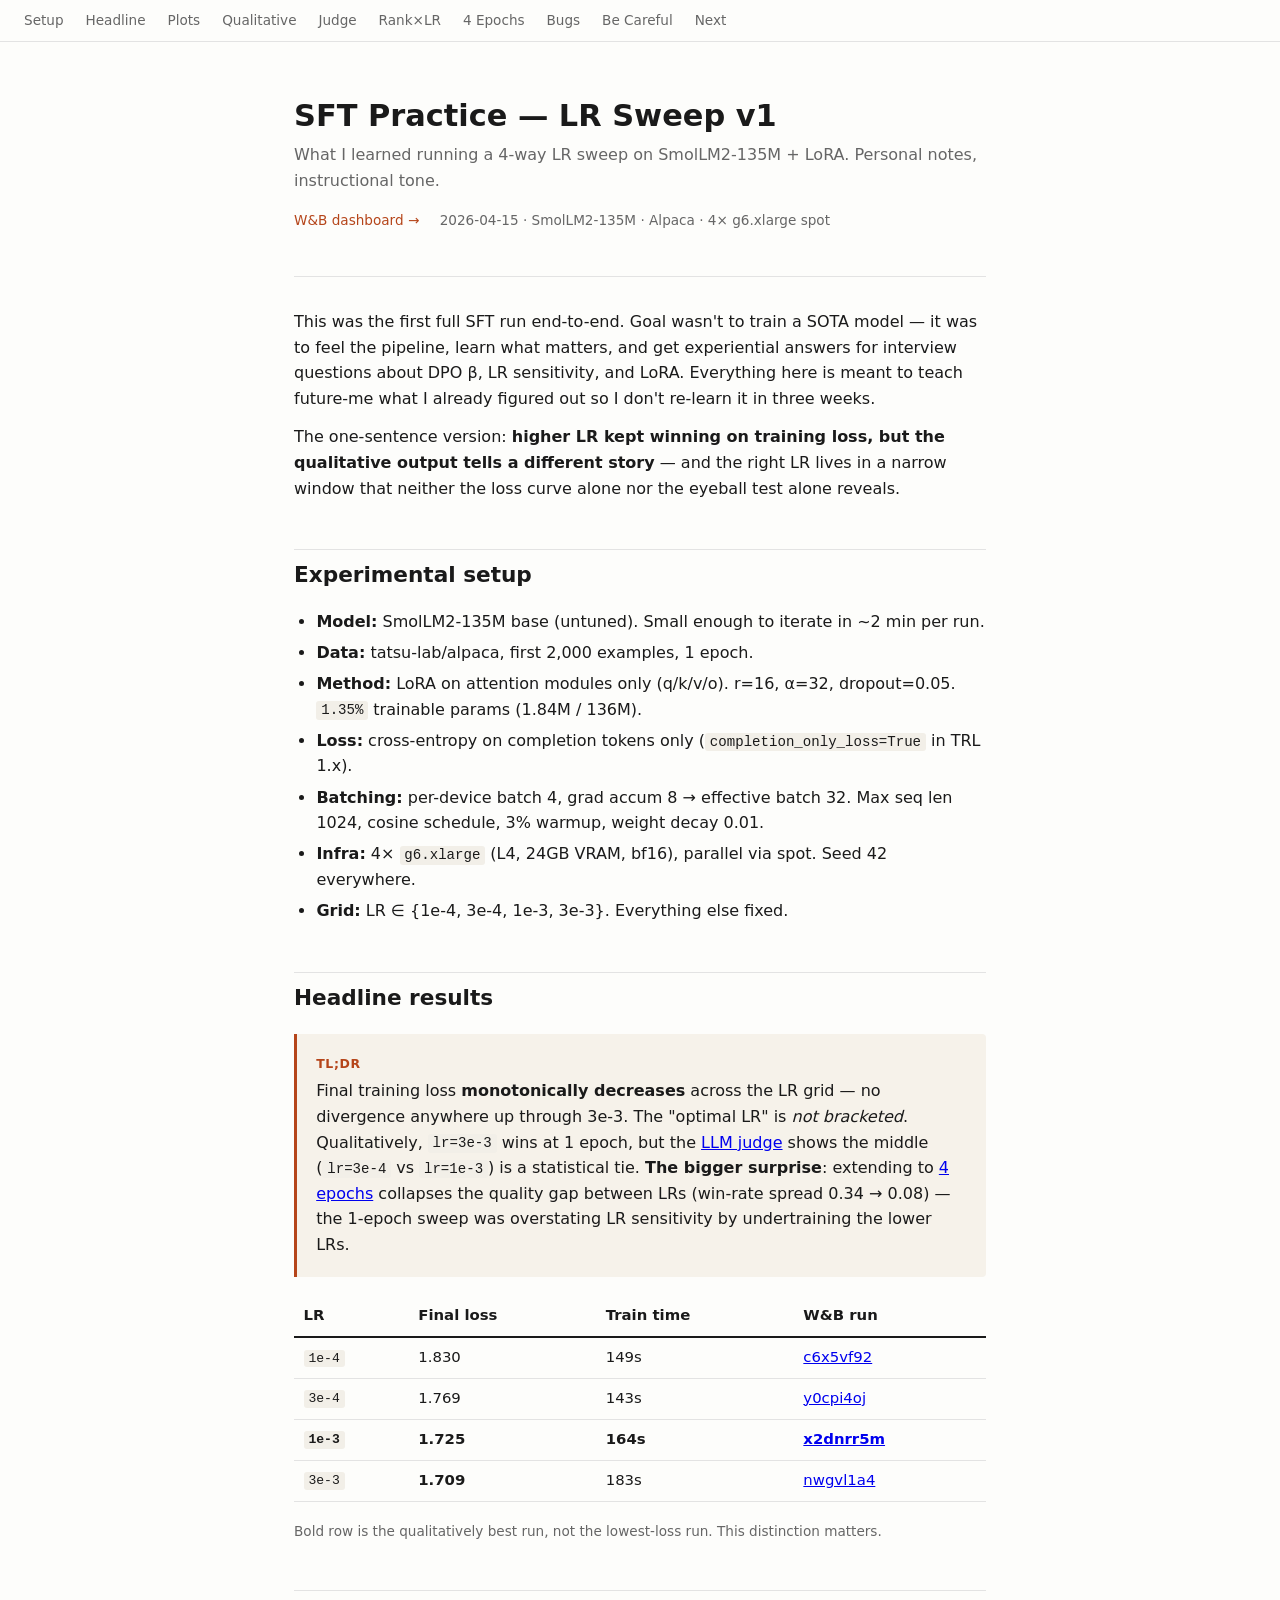
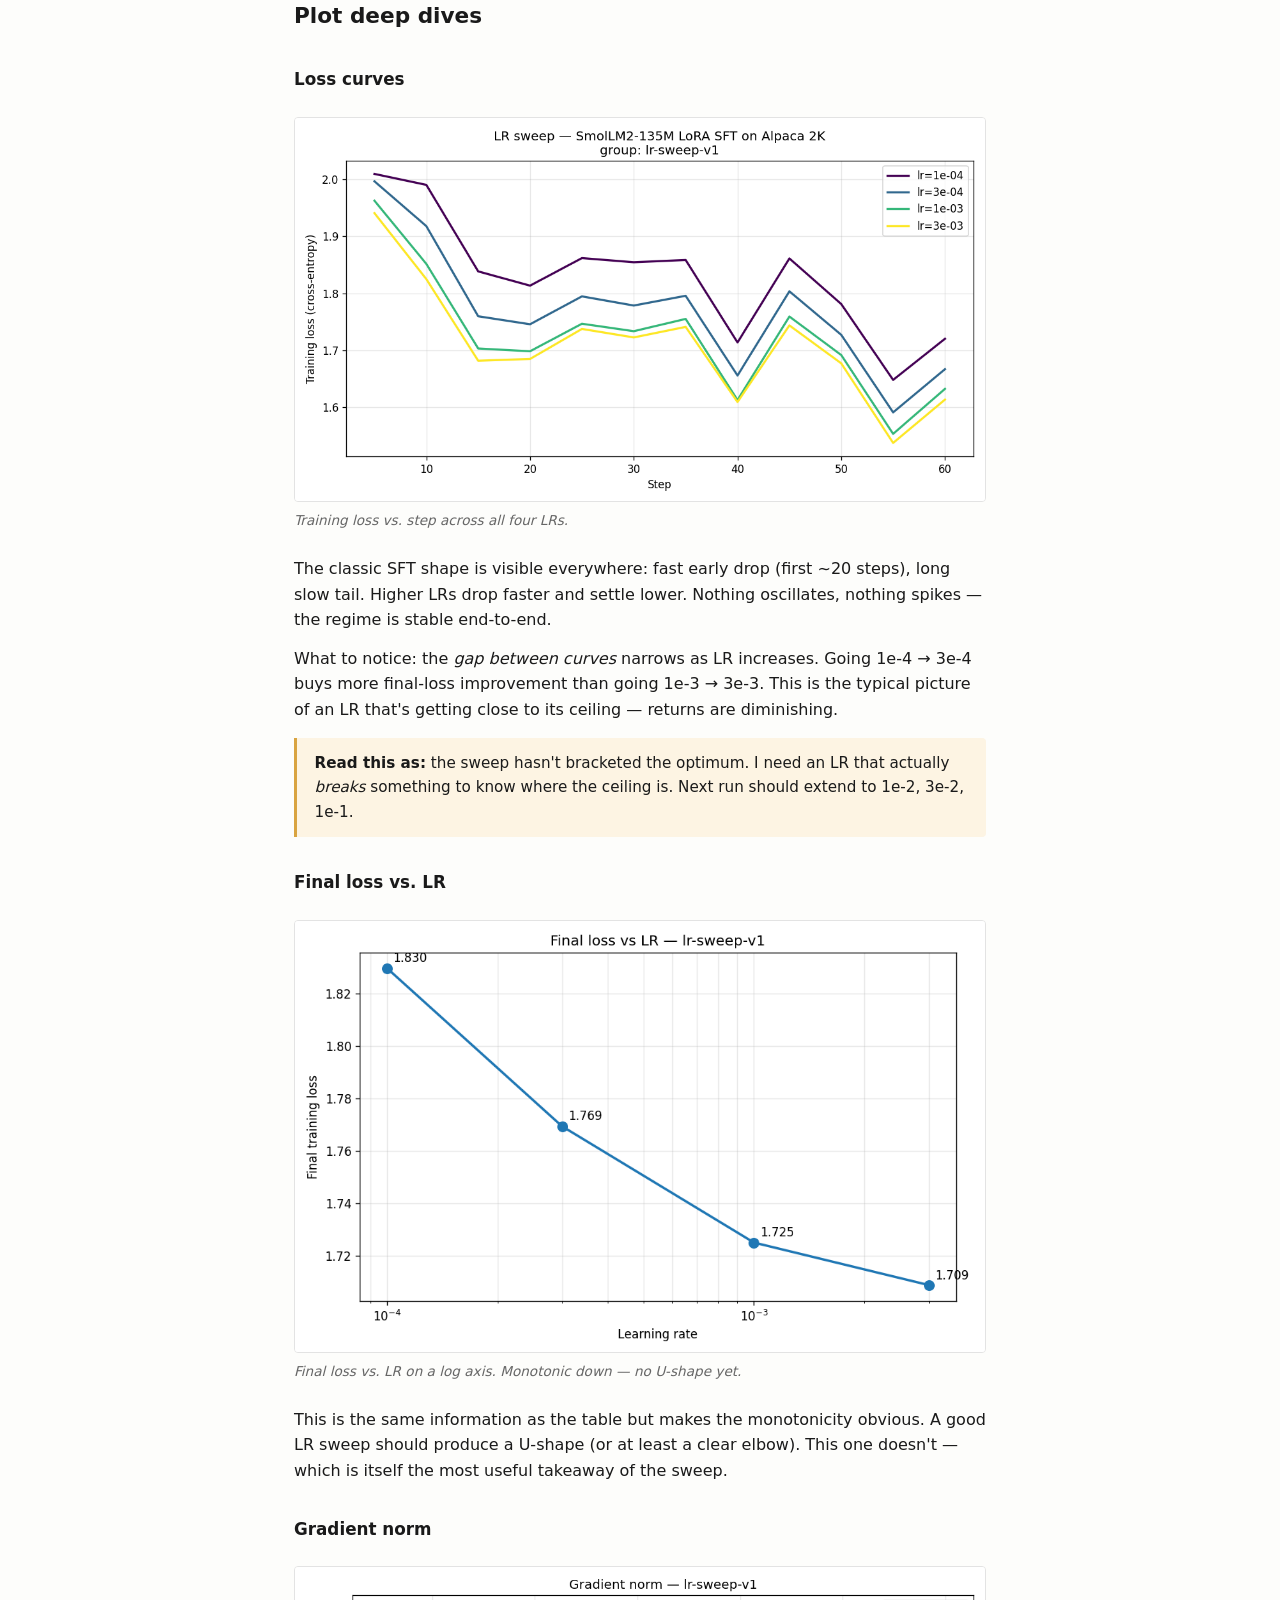
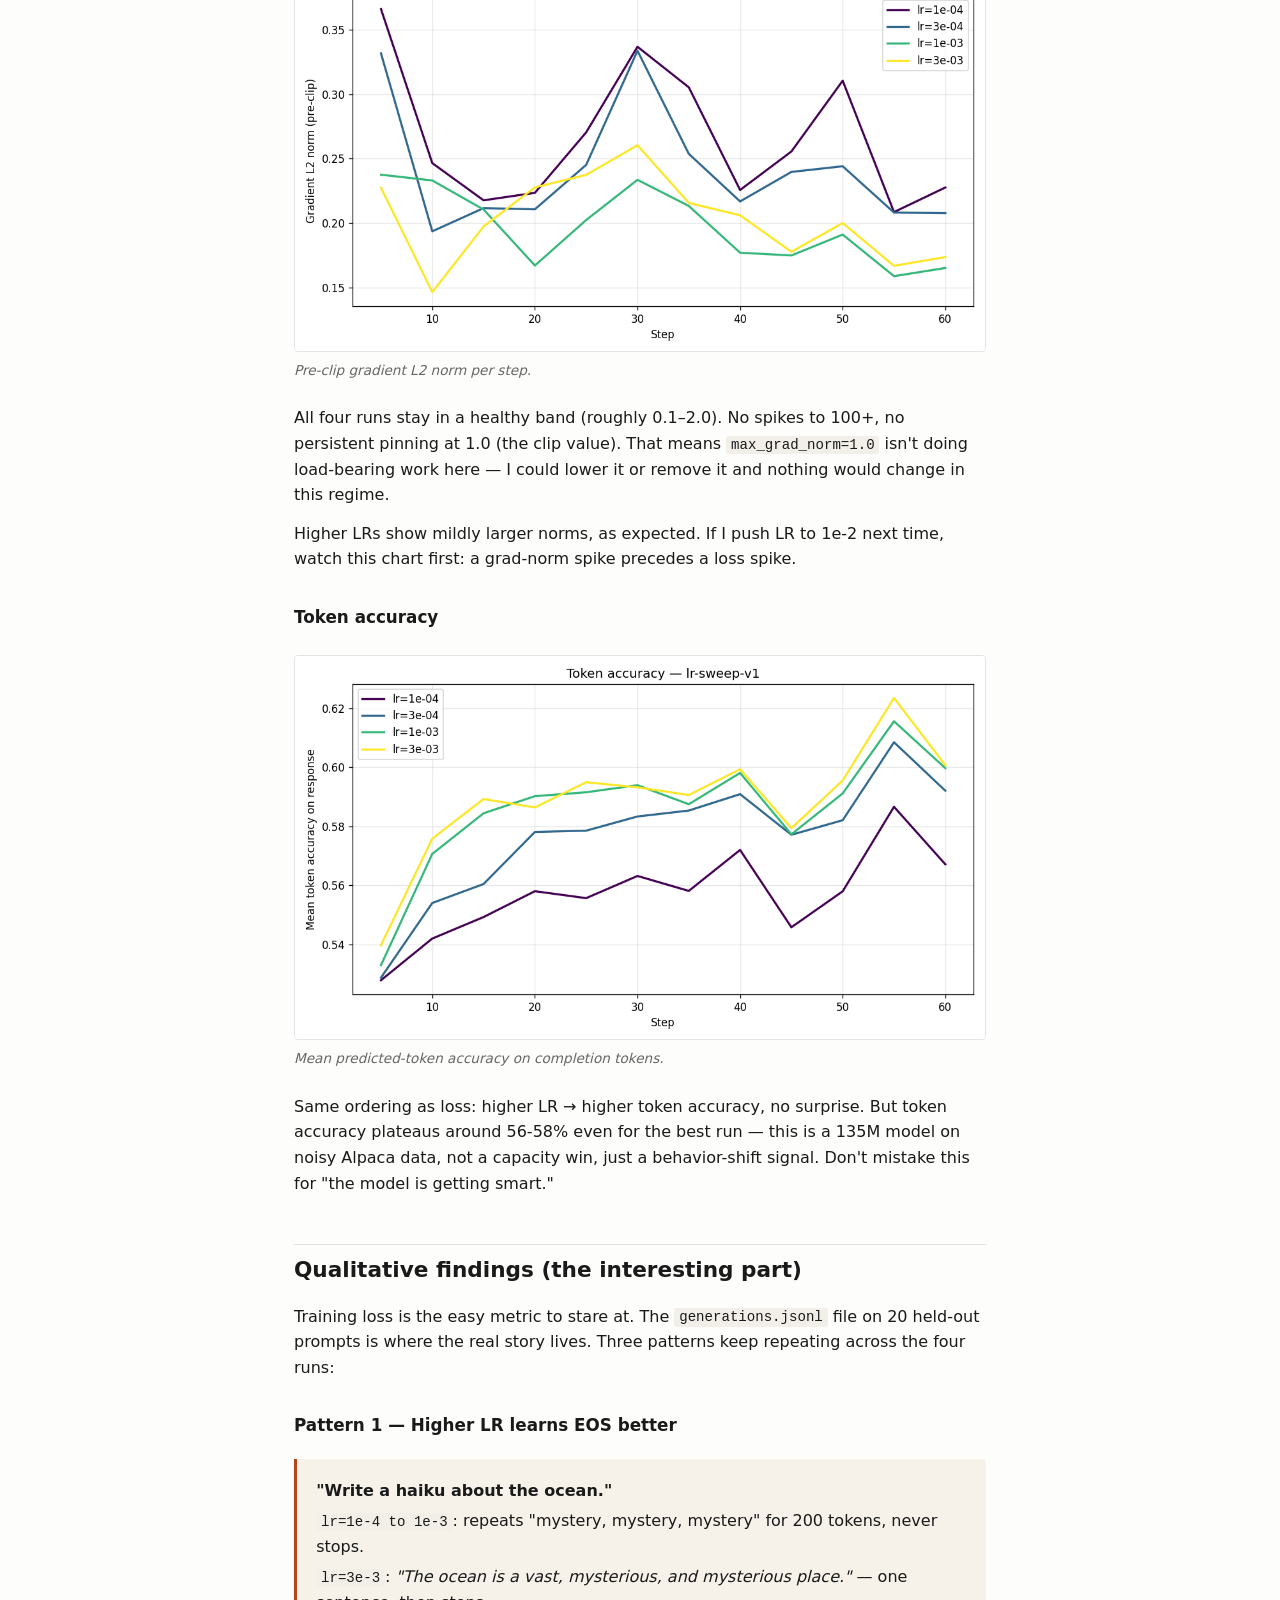
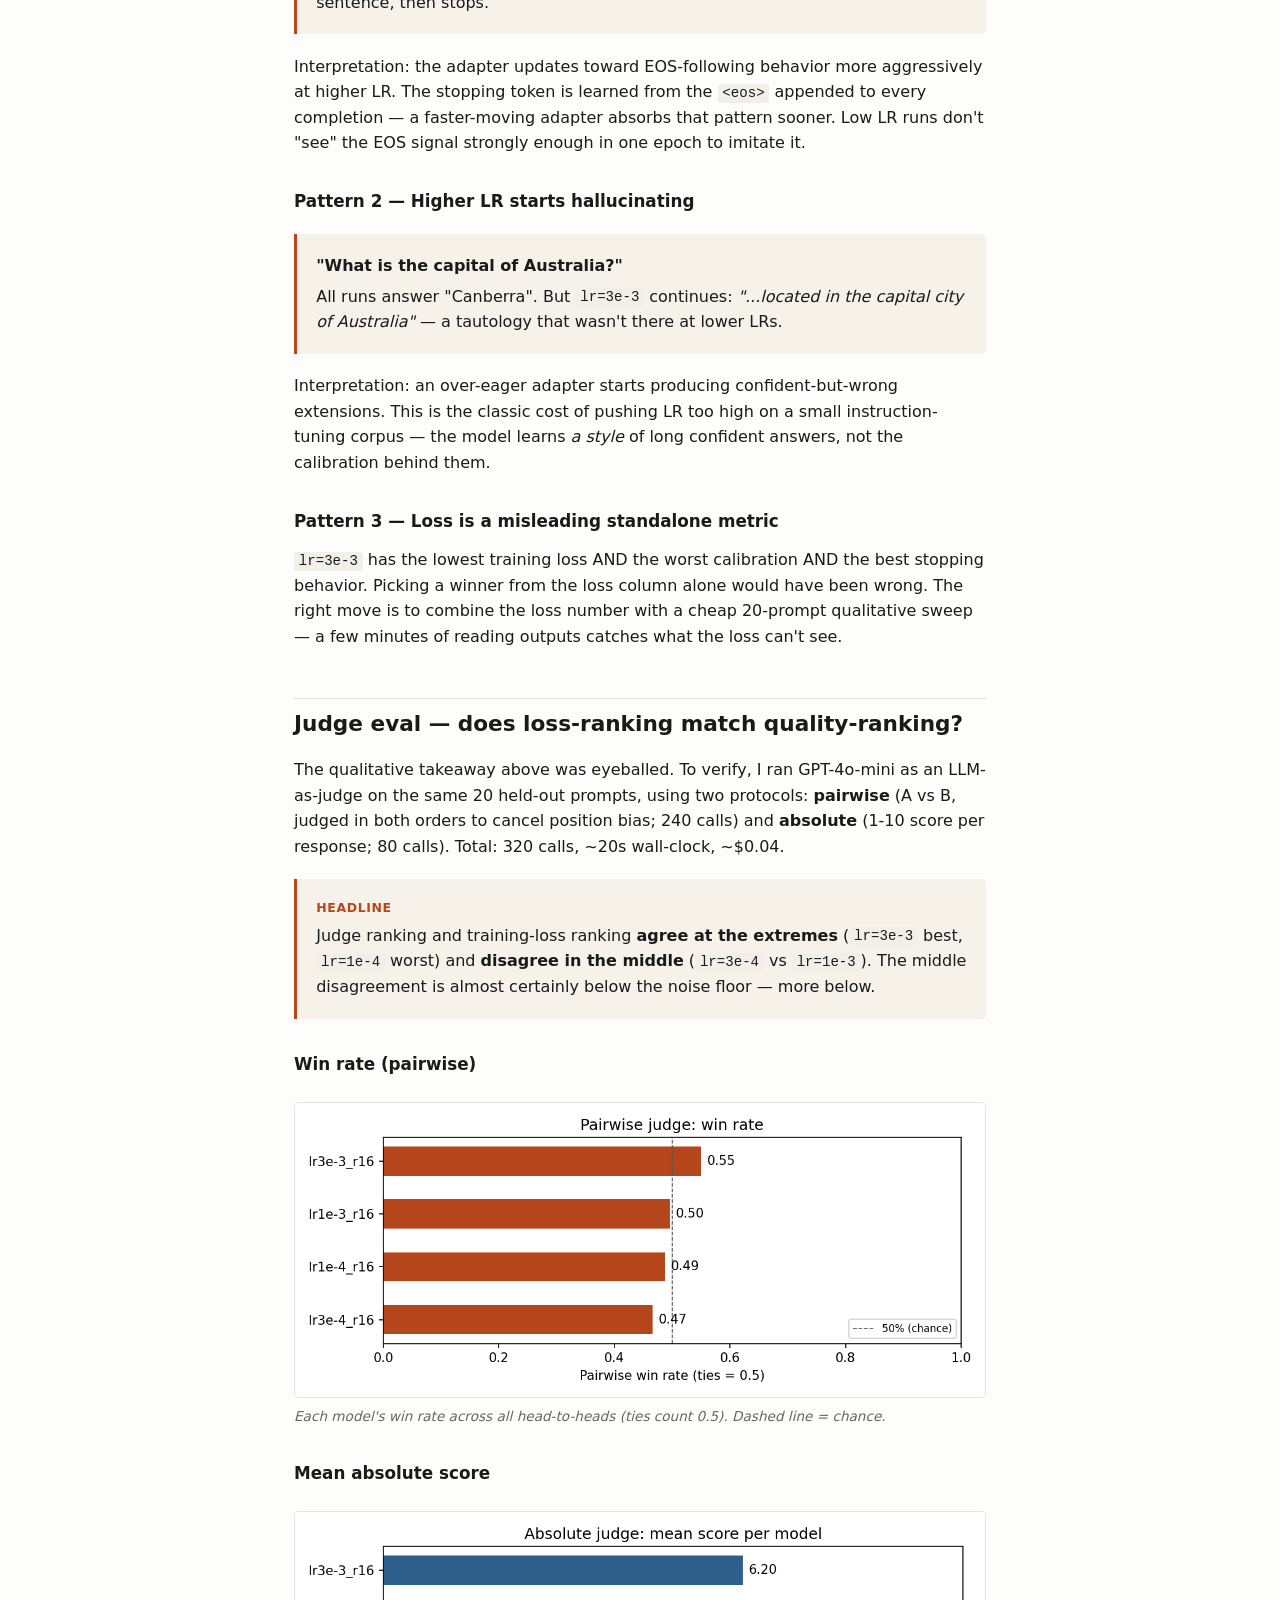
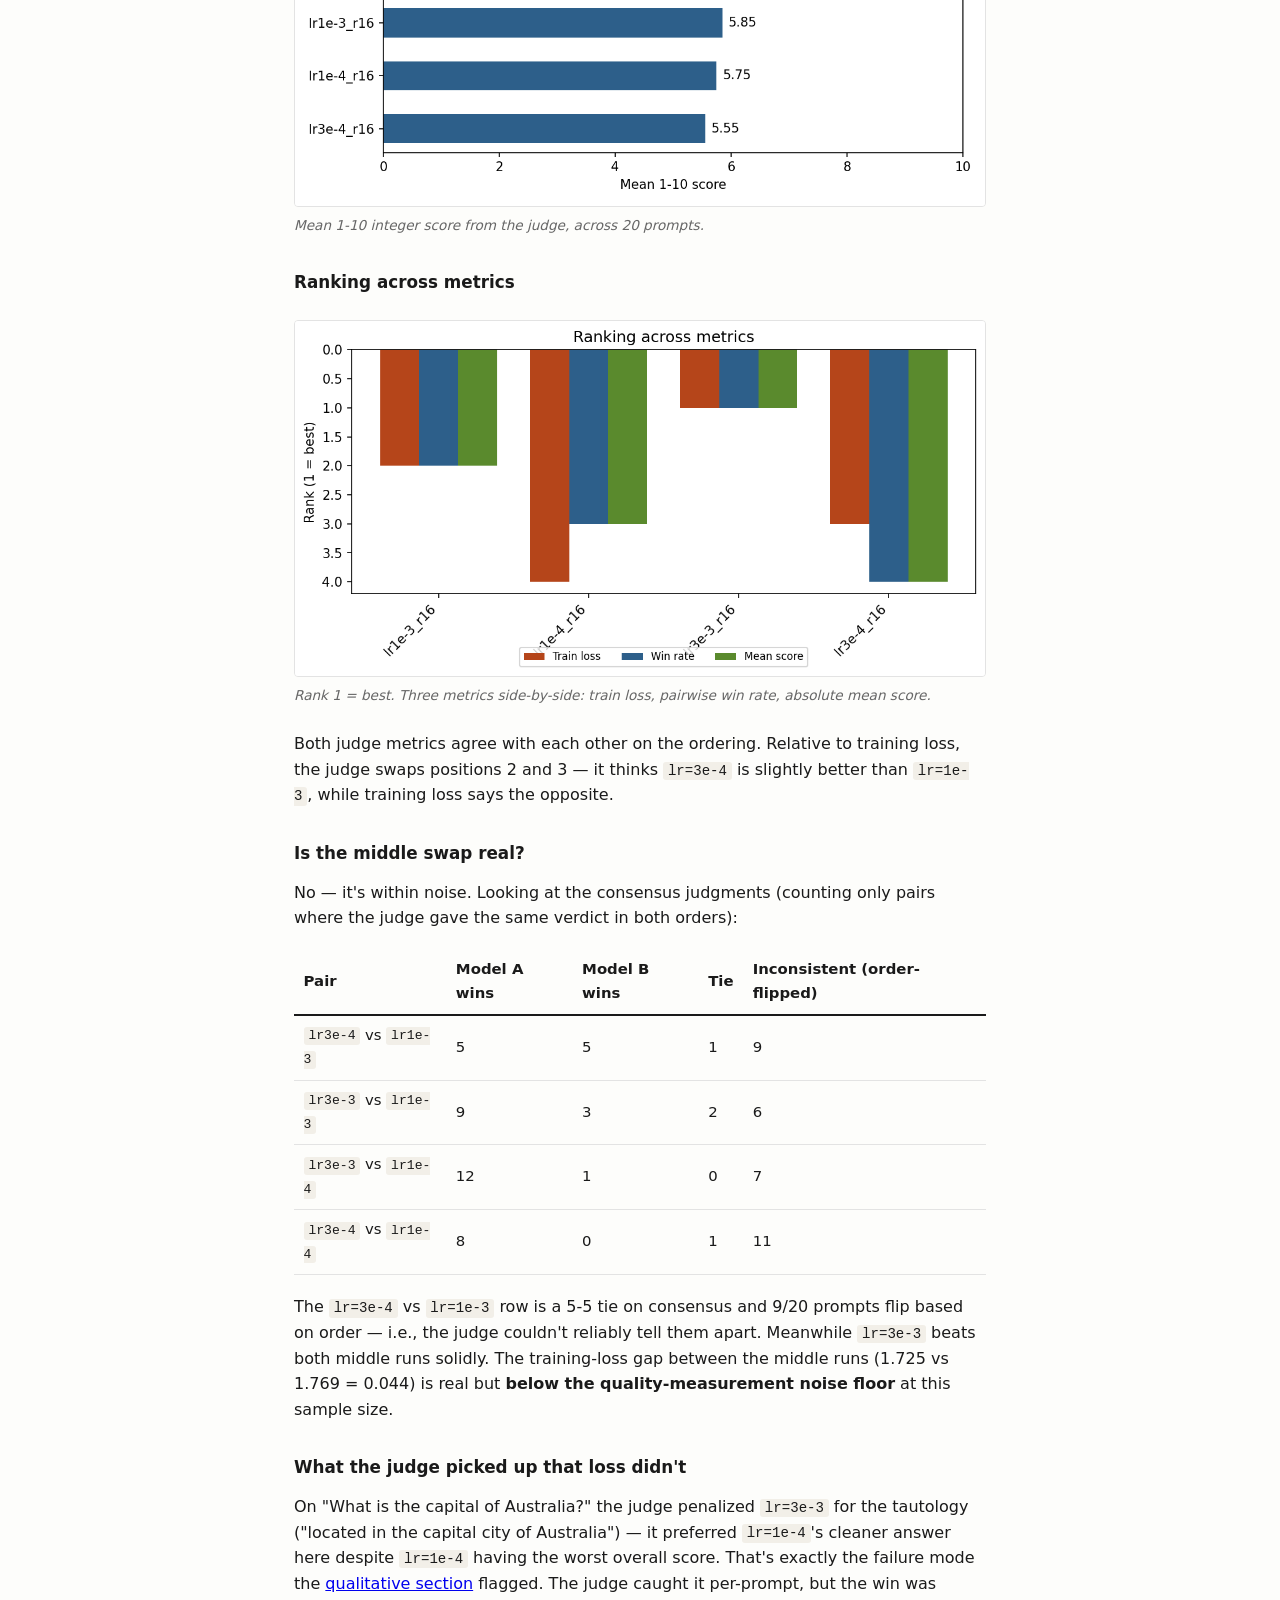
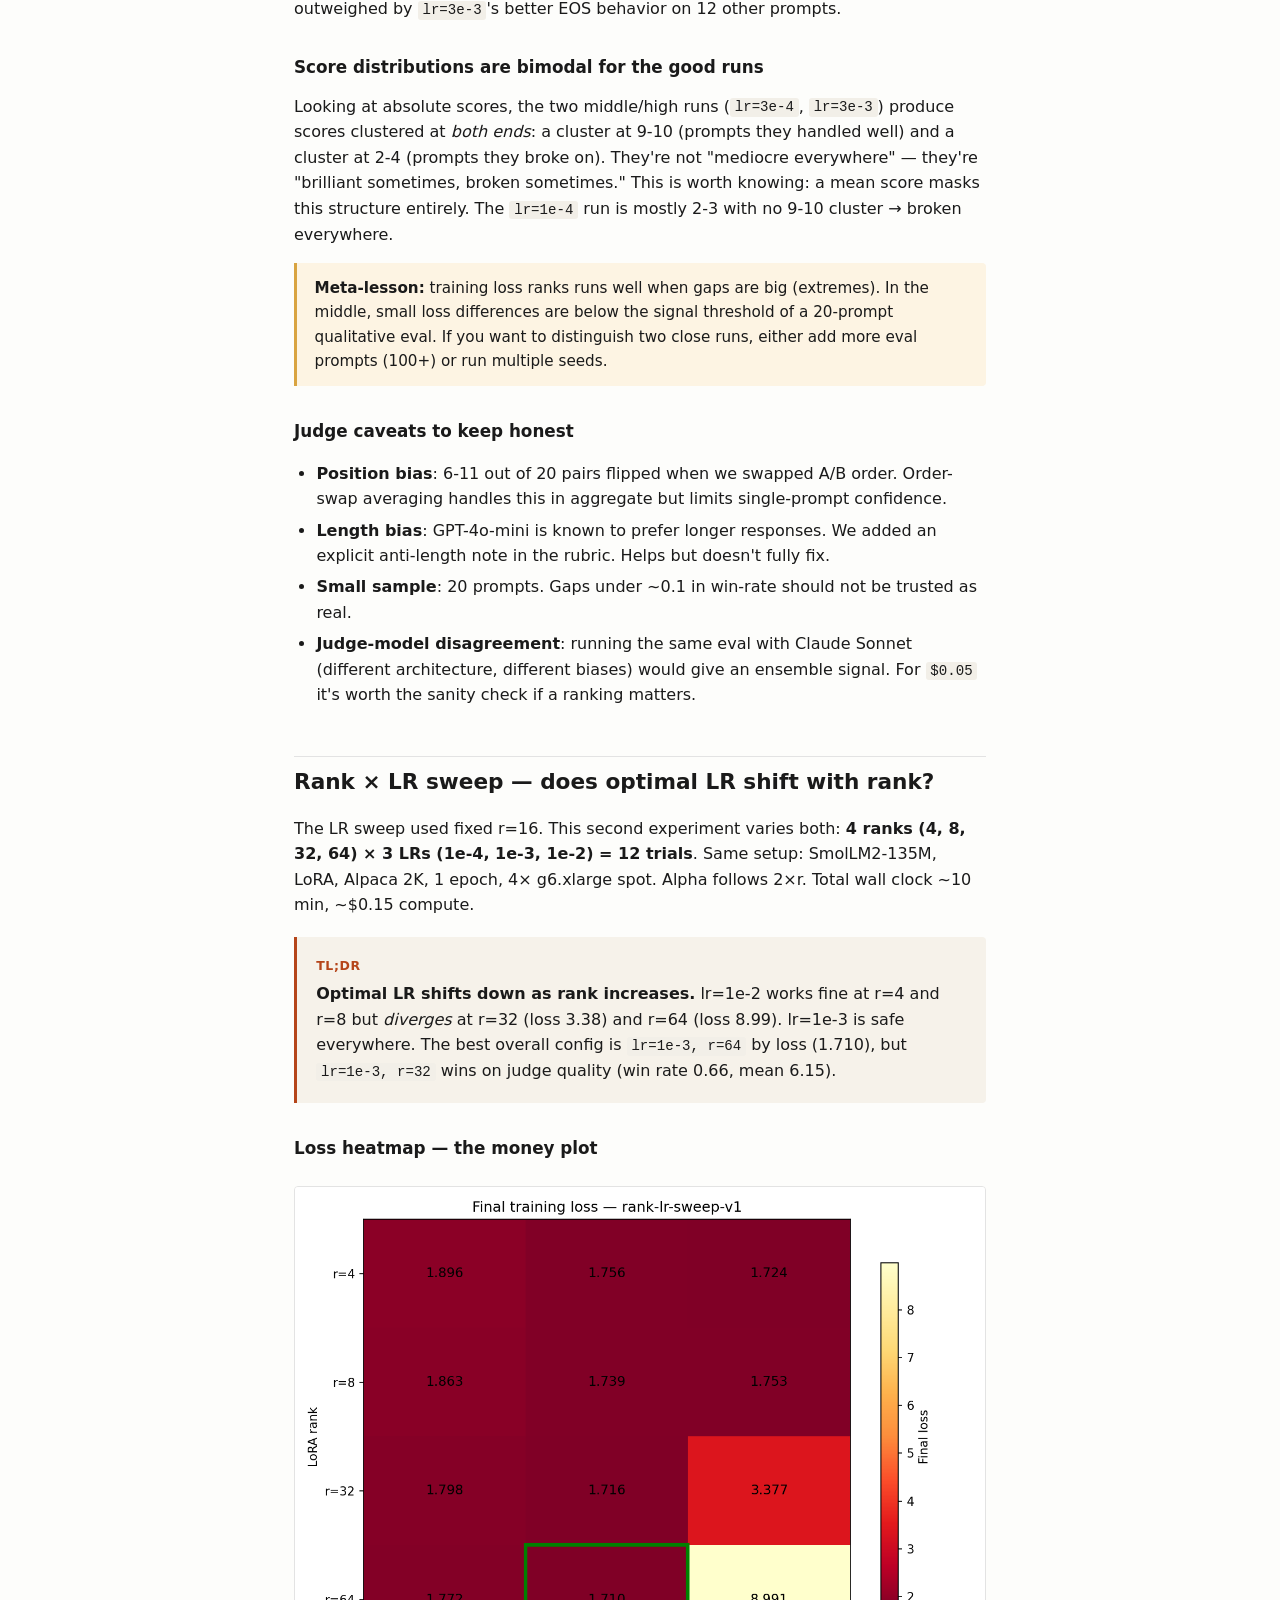
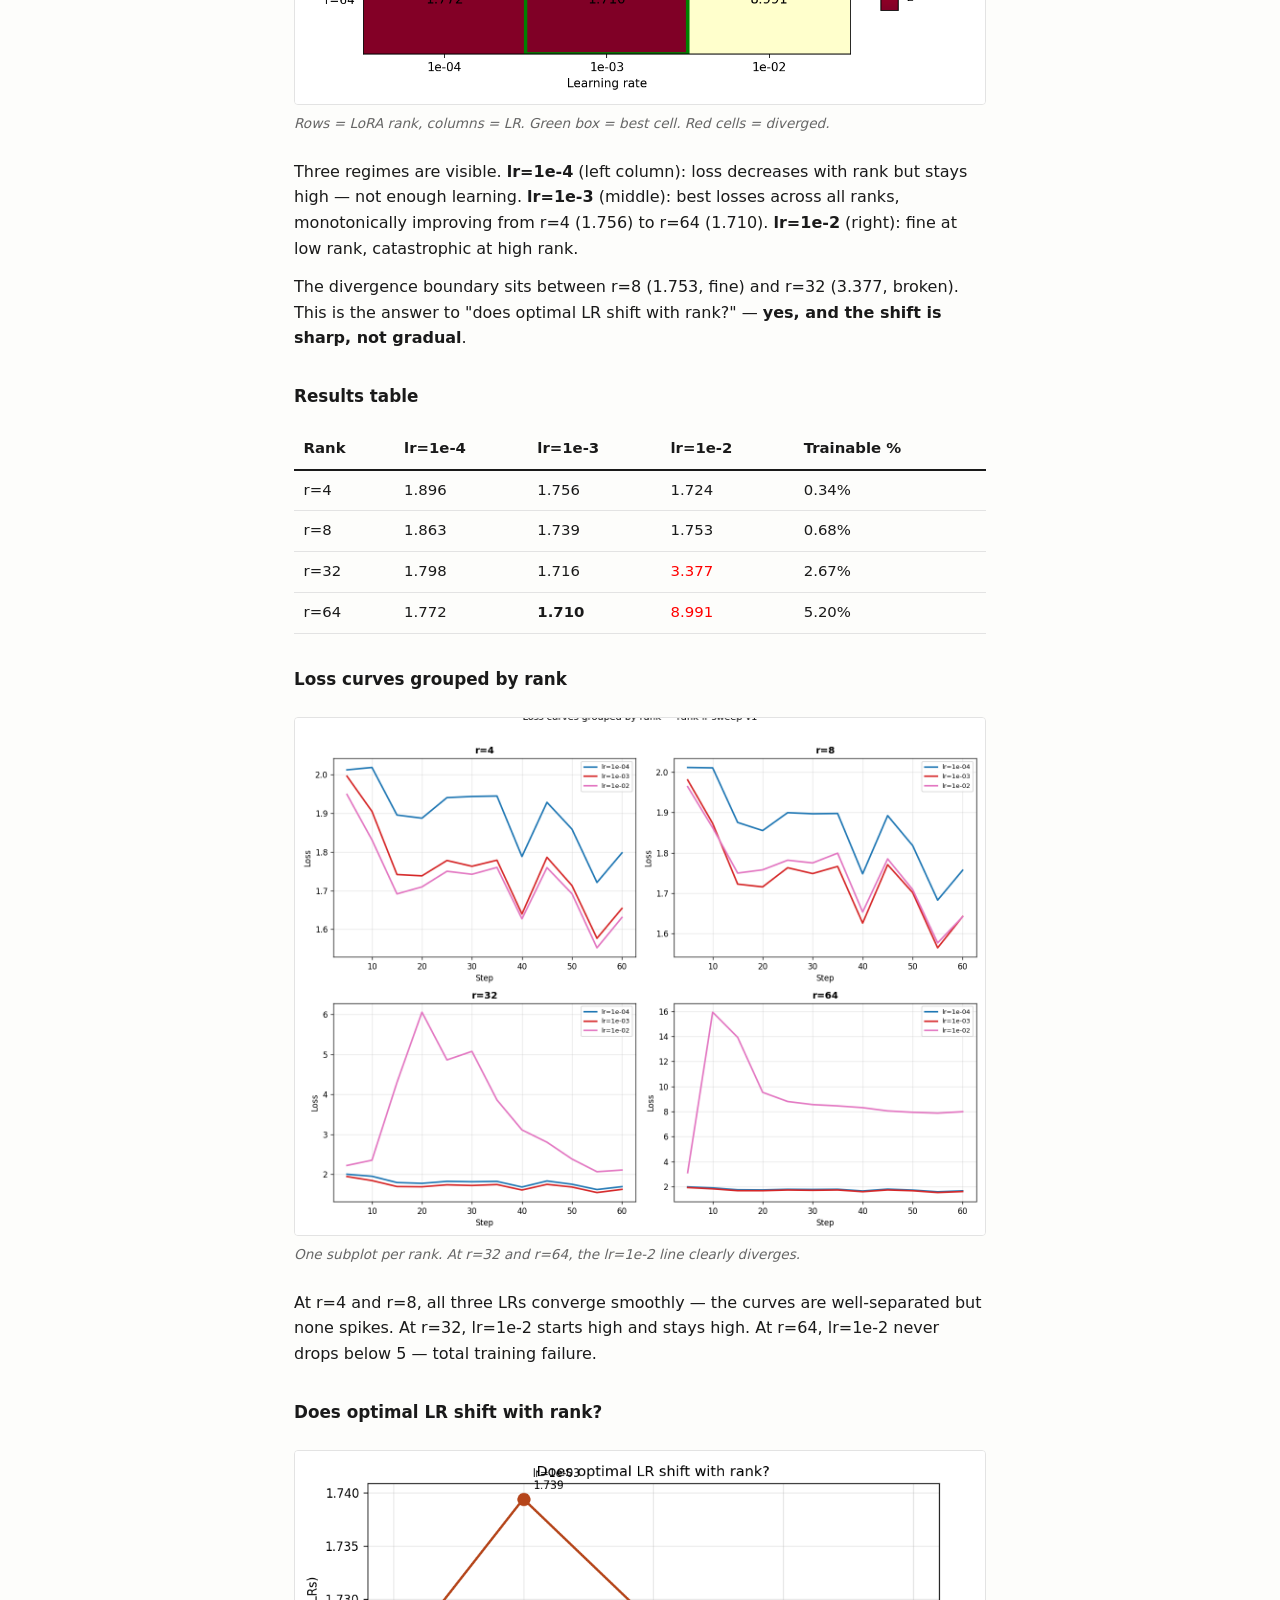
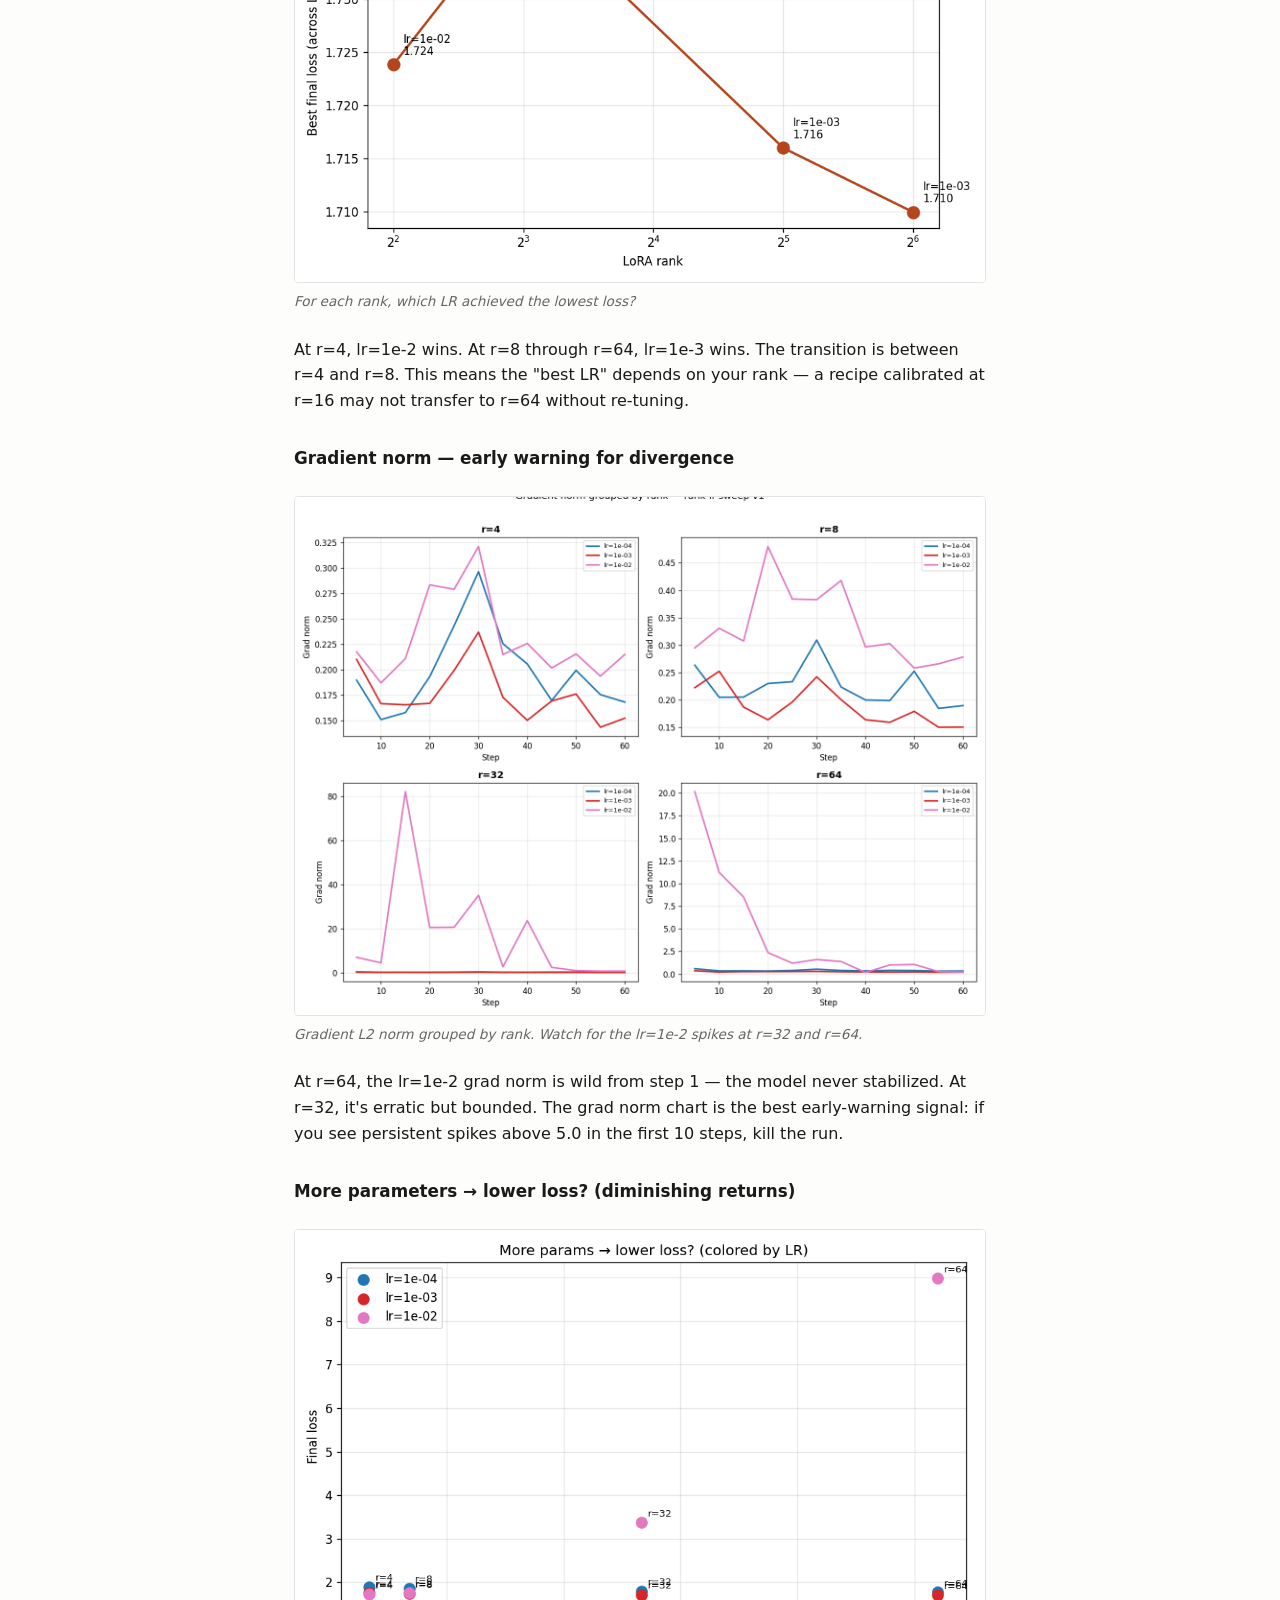
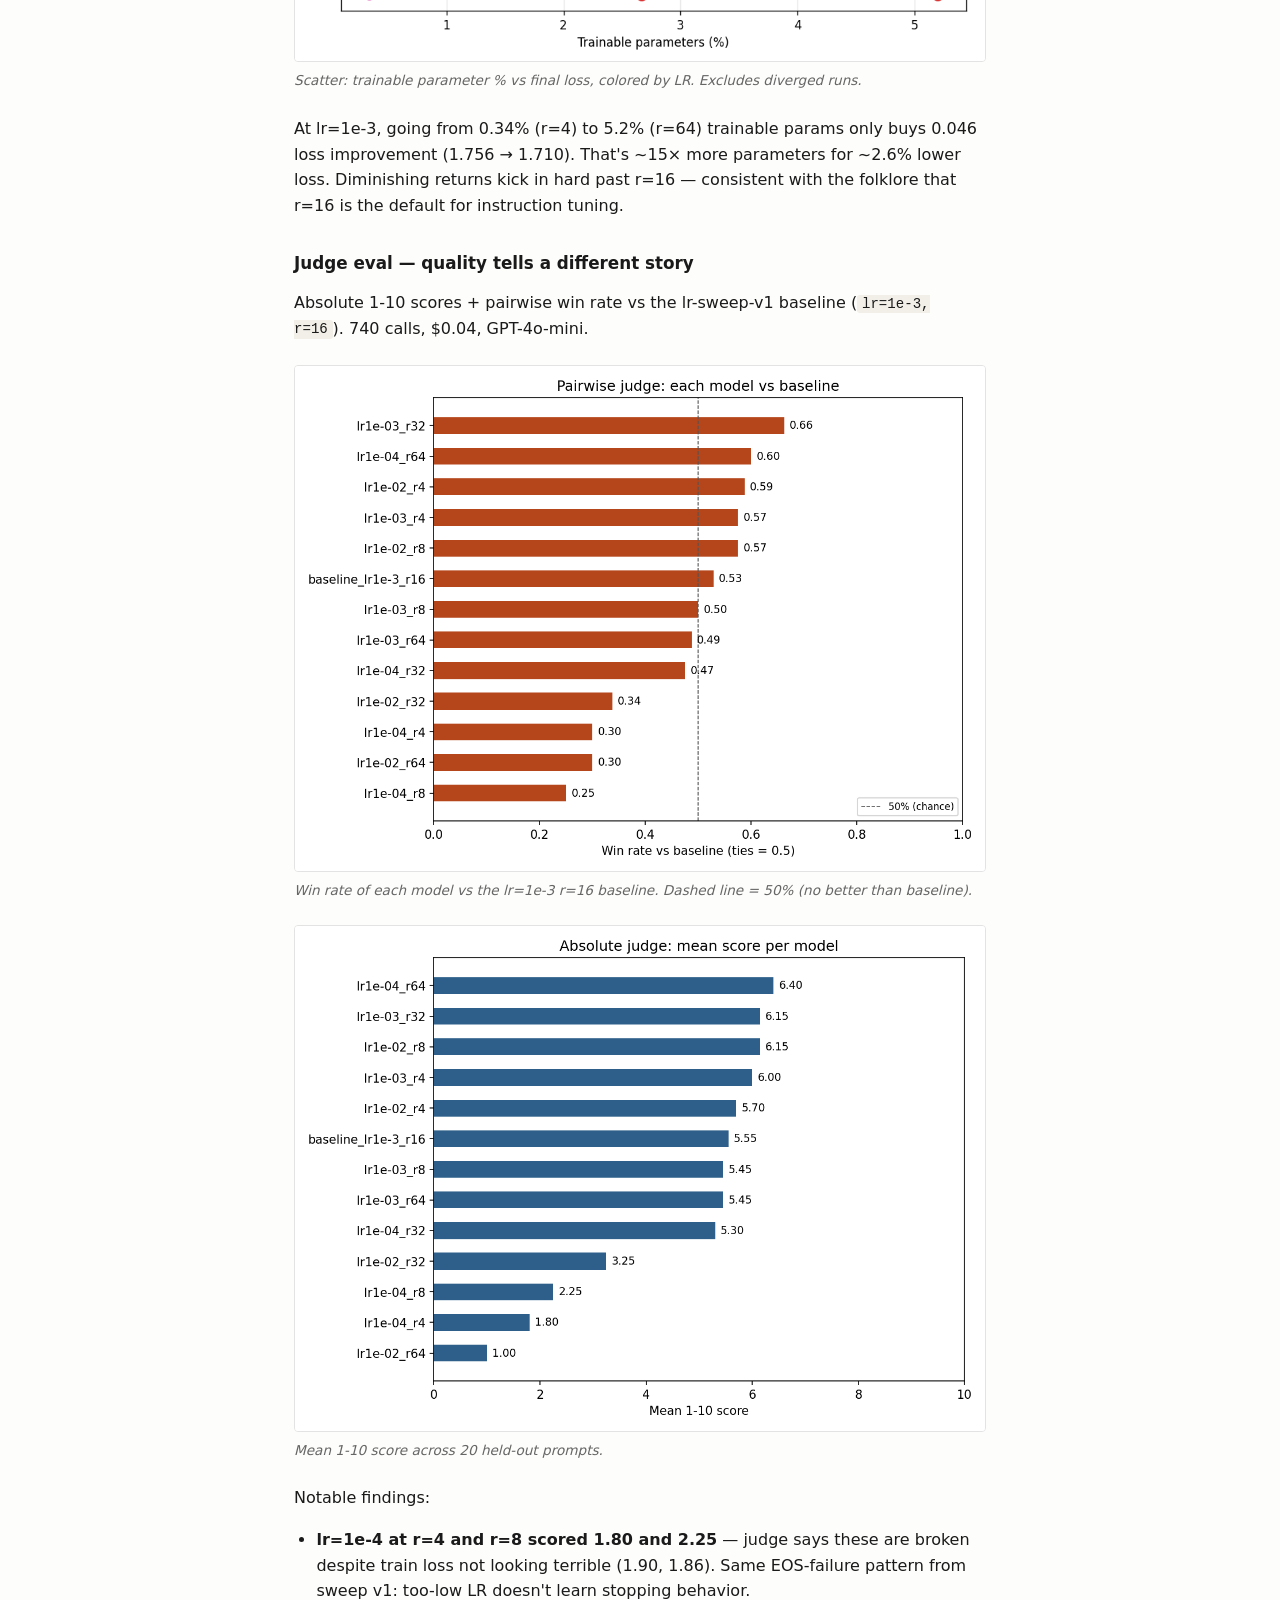
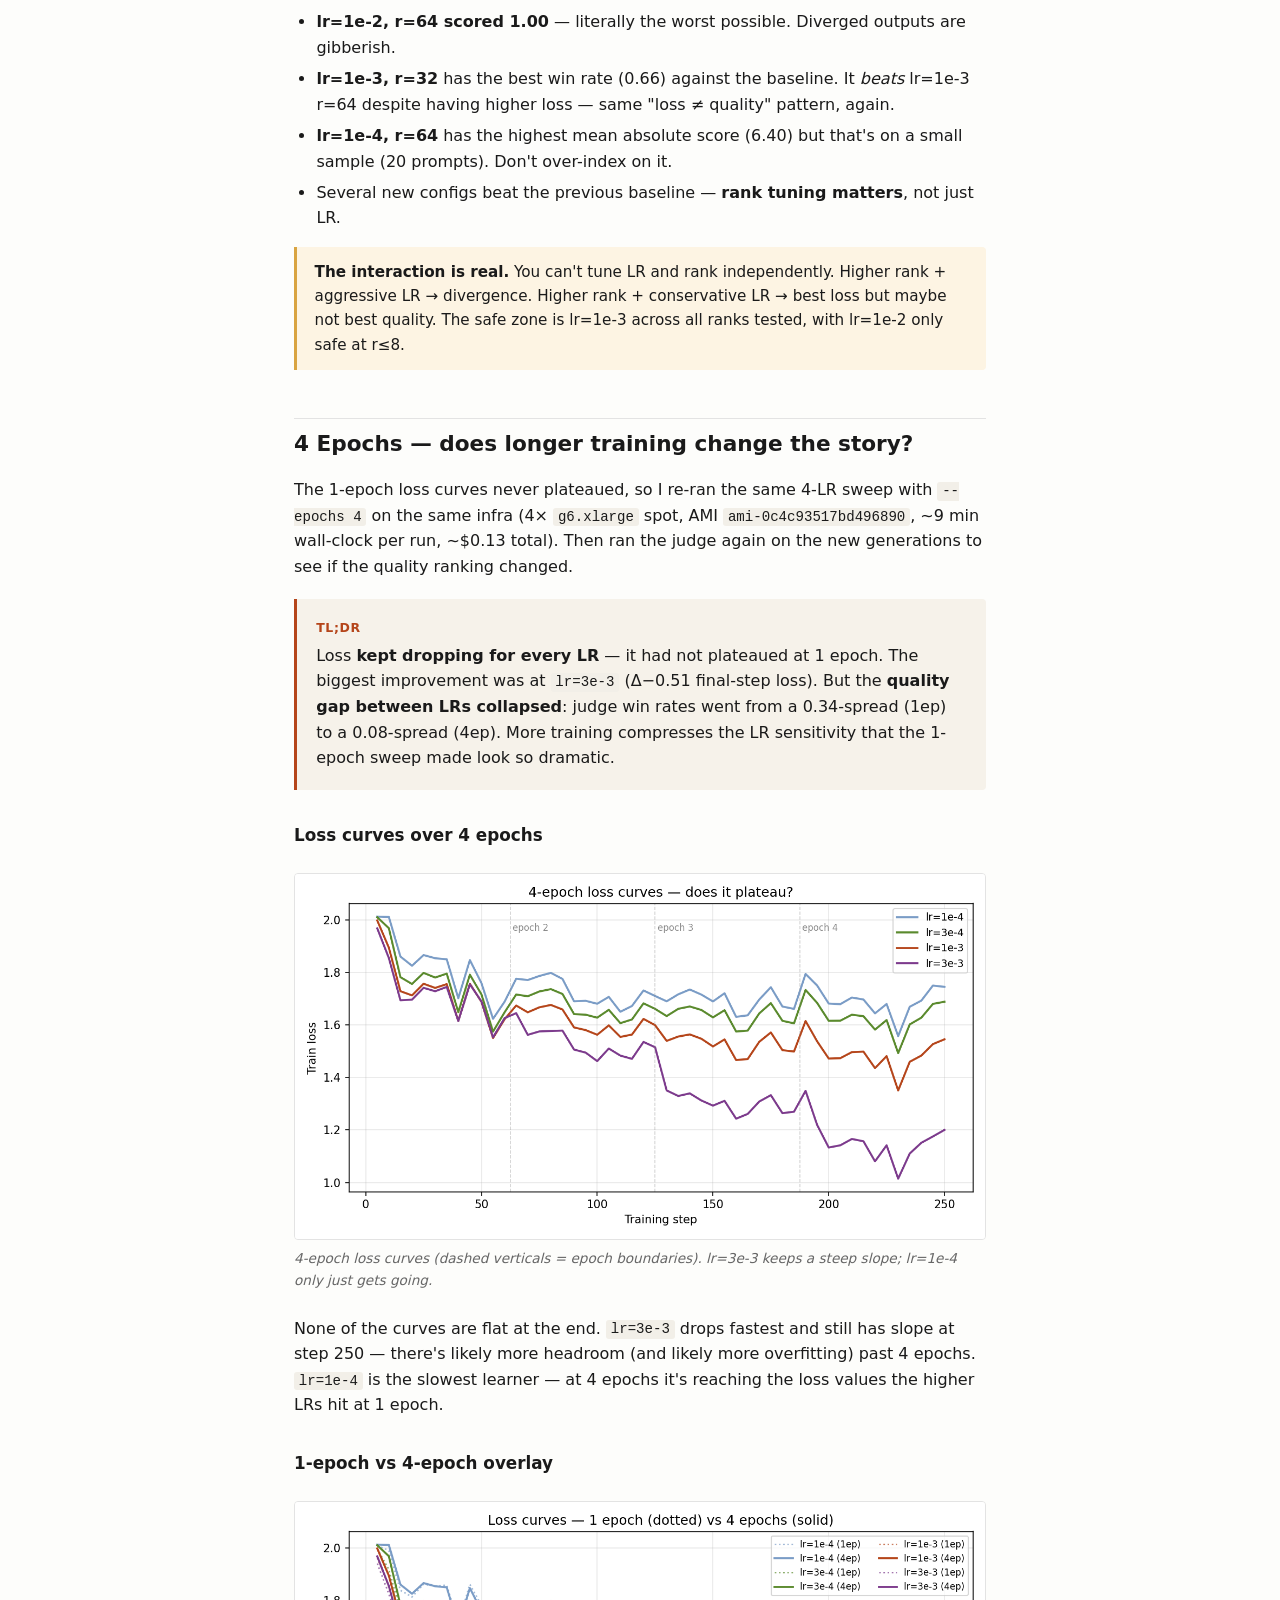
<file: docs/sft.html>
<!DOCTYPE html>
<html lang="en">
<head>
<meta charset="UTF-8">
<meta name="viewport" content="width=device-width, initial-scale=1.0">
<title>SFT LR Sweep v1 — Notes</title>
<link rel="stylesheet" href="style.css">
</head>
<body>

<nav>
  <a href="#setup">Setup</a>
  <a href="#headline">Headline</a>
  <a href="#plots">Plots</a>
  <a href="#qual">Qualitative</a>
  <a href="#judge">Judge</a>
  <a href="#rank-lr">Rank×LR</a>
  <a href="#ep4">4 Epochs</a>
  <a href="#bugs">Bugs</a>
  <a href="#careful">Be Careful</a>
  <a href="#next">Next</a>
</nav>

<main>

<header class="hero">
  <h1>SFT Practice — LR Sweep v1</h1>
  <p class="tagline">What I learned running a 4-way LR sweep on SmolLM2-135M + LoRA. Personal notes, instructional tone.</p>
  <p class="meta">
    <a href="https://wandb.ai/hiremath-sujai1/sft-practice/groups/lr-sweep-v1" target="_blank">W&amp;B dashboard →</a>
    <span>2026-04-15 · SmolLM2-135M · Alpaca · 4× g6.xlarge spot</span>
  </p>
</header>

<section id="intro">
  <p>This was the first full SFT run end-to-end. Goal wasn't to train a SOTA model — it was to feel the pipeline, learn what matters, and get experiential answers for interview questions about DPO β, LR sensitivity, and LoRA. Everything here is meant to teach future-me what I already figured out so I don't re-learn it in three weeks.</p>

  <p>The one-sentence version: <strong>higher LR kept winning on training loss, but the qualitative output tells a different story</strong> — and the right LR lives in a narrow window that neither the loss curve alone nor the eyeball test alone reveals.</p>
</section>

<section id="setup">
  <h2>Experimental setup</h2>
  <ul>
    <li><strong>Model:</strong> SmolLM2-135M base (untuned). Small enough to iterate in ~2 min per run.</li>
    <li><strong>Data:</strong> tatsu-lab/alpaca, first 2,000 examples, 1 epoch.</li>
    <li><strong>Method:</strong> LoRA on attention modules only (q/k/v/o). r=16, α=32, dropout=0.05. <code>1.35%</code> trainable params (1.84M / 136M).</li>
    <li><strong>Loss:</strong> cross-entropy on completion tokens only (<code>completion_only_loss=True</code> in TRL 1.x).</li>
    <li><strong>Batching:</strong> per-device batch 4, grad accum 8 → effective batch 32. Max seq len 1024, cosine schedule, 3% warmup, weight decay 0.01.</li>
    <li><strong>Infra:</strong> 4× <code>g6.xlarge</code> (L4, 24GB VRAM, bf16), parallel via spot. Seed 42 everywhere.</li>
    <li><strong>Grid:</strong> LR ∈ {1e-4, 3e-4, 1e-3, 3e-3}. Everything else fixed.</li>
  </ul>
</section>

<section id="headline">
  <h2>Headline results</h2>

  <div class="callout">
    <p class="label">TL;DR</p>
    <p>Final training loss <strong>monotonically decreases</strong> across the LR grid — no divergence anywhere up through 3e-3. The "optimal LR" is <em>not bracketed</em>. Qualitatively, <code>lr=3e-3</code> wins at 1 epoch, but the <a href="#judge">LLM judge</a> shows the middle (<code>lr=3e-4</code> vs <code>lr=1e-3</code>) is a statistical tie. <strong>The bigger surprise</strong>: extending to <a href="#ep4">4 epochs</a> collapses the quality gap between LRs (win-rate spread 0.34 → 0.08) — the 1-epoch sweep was overstating LR sensitivity by undertraining the lower LRs.</p>
  </div>

  <table>
    <thead>
      <tr>
        <th>LR</th>
        <th>Final loss</th>
        <th>Train time</th>
        <th>W&amp;B run</th>
      </tr>
    </thead>
    <tbody>
      <tr>
        <td><code>1e-4</code></td><td>1.830</td><td>149s</td>
        <td><a href="https://wandb.ai/hiremath-sujai1/sft-practice/runs/c6x5vf92" target="_blank">c6x5vf92</a></td>
      </tr>
      <tr>
        <td><code>3e-4</code></td><td>1.769</td><td>143s</td>
        <td><a href="https://wandb.ai/hiremath-sujai1/sft-practice/runs/y0cpi4oj" target="_blank">y0cpi4oj</a></td>
      </tr>
      <tr class="winner">
        <td><code>1e-3</code></td><td>1.725</td><td>164s</td>
        <td><a href="https://wandb.ai/hiremath-sujai1/sft-practice/runs/x2dnrr5m" target="_blank">x2dnrr5m</a></td>
      </tr>
      <tr>
        <td><code>3e-3</code></td><td><strong>1.709</strong></td><td>183s</td>
        <td><a href="https://wandb.ai/hiremath-sujai1/sft-practice/runs/nwgvl1a4" target="_blank">nwgvl1a4</a></td>
      </tr>
    </tbody>
  </table>
  <p class="small">Bold row is the qualitatively best run, not the lowest-loss run. This distinction matters.</p>
</section>

<section id="plots">
  <h2>Plot deep dives</h2>

  <h3>Loss curves</h3>
  <figure>
    <img src="plots/loss_curves.png" alt="Training loss curves for four LRs">
    <figcaption>Training loss vs. step across all four LRs.</figcaption>
  </figure>
  <p>The classic SFT shape is visible everywhere: fast early drop (first ~20 steps), long slow tail. Higher LRs drop faster and settle lower. Nothing oscillates, nothing spikes — the regime is stable end-to-end.</p>
  <p>What to notice: the <em>gap between curves</em> narrows as LR increases. Going 1e-4 → 3e-4 buys more final-loss improvement than going 1e-3 → 3e-3. This is the typical picture of an LR that's getting close to its ceiling — returns are diminishing.</p>
  <p class="warn"><strong>Read this as:</strong> the sweep hasn't bracketed the optimum. I need an LR that actually <em>breaks</em> something to know where the ceiling is. Next run should extend to 1e-2, 3e-2, 1e-1.</p>

  <h3>Final loss vs. LR</h3>
  <figure>
    <img src="plots/final_loss_vs_lr.png" alt="Final training loss as a function of LR">
    <figcaption>Final loss vs. LR on a log axis. Monotonic down — no U-shape yet.</figcaption>
  </figure>
  <p>This is the same information as the table but makes the monotonicity obvious. A good LR sweep should produce a U-shape (or at least a clear elbow). This one doesn't — which is itself the most useful takeaway of the sweep.</p>

  <h3>Gradient norm</h3>
  <figure>
    <img src="plots/grad_norm.png" alt="Gradient L2 norm over training steps">
    <figcaption>Pre-clip gradient L2 norm per step.</figcaption>
  </figure>
  <p>All four runs stay in a healthy band (roughly 0.1–2.0). No spikes to 100+, no persistent pinning at 1.0 (the clip value). That means <code>max_grad_norm=1.0</code> isn't doing load-bearing work here — I could lower it or remove it and nothing would change in this regime.</p>
  <p>Higher LRs show mildly larger norms, as expected. If I push LR to 1e-2 next time, watch this chart first: a grad-norm spike precedes a loss spike.</p>

  <h3>Token accuracy</h3>
  <figure>
    <img src="plots/token_accuracy.png" alt="Mean token accuracy over training">
    <figcaption>Mean predicted-token accuracy on completion tokens.</figcaption>
  </figure>
  <p>Same ordering as loss: higher LR → higher token accuracy, no surprise. But token accuracy plateaus around 56-58% even for the best run — this is a 135M model on noisy Alpaca data, not a capacity win, just a behavior-shift signal. Don't mistake this for "the model is getting smart."</p>
</section>

<section id="qual">
  <h2>Qualitative findings (the interesting part)</h2>

  <p>Training loss is the easy metric to stare at. The <code>generations.jsonl</code> file on 20 held-out prompts is where the real story lives. Three patterns keep repeating across the four runs:</p>

  <h3>Pattern 1 — Higher LR learns EOS better</h3>
  <div class="callout">
    <p><strong>"Write a haiku about the ocean."</strong></p>
    <p><code>lr=1e-4 to 1e-3</code>: repeats "mystery, mystery, mystery" for 200 tokens, never stops.</p>
    <p><code>lr=3e-3</code>: <em>"The ocean is a vast, mysterious, and mysterious place."</em> — one sentence, then stops.</p>
  </div>
  <p>Interpretation: the adapter updates toward EOS-following behavior more aggressively at higher LR. The stopping token is learned from the <code>&lt;eos&gt;</code> appended to every completion — a faster-moving adapter absorbs that pattern sooner. Low LR runs don't "see" the EOS signal strongly enough in one epoch to imitate it.</p>

  <h3>Pattern 2 — Higher LR starts hallucinating</h3>
  <div class="callout">
    <p><strong>"What is the capital of Australia?"</strong></p>
    <p>All runs answer "Canberra". But <code>lr=3e-3</code> continues: <em>"...located in the capital city of Australia"</em> — a tautology that wasn't there at lower LRs.</p>
  </div>
  <p>Interpretation: an over-eager adapter starts producing confident-but-wrong extensions. This is the classic cost of pushing LR too high on a small instruction-tuning corpus — the model learns <em>a style</em> of long confident answers, not the calibration behind them.</p>

  <h3>Pattern 3 — Loss is a misleading standalone metric</h3>
  <p><code>lr=3e-3</code> has the lowest training loss AND the worst calibration AND the best stopping behavior. Picking a winner from the loss column alone would have been wrong. The right move is to combine the loss number with a cheap 20-prompt qualitative sweep — a few minutes of reading outputs catches what the loss can't see.</p>
</section>

<section id="judge">
  <h2>Judge eval — does loss-ranking match quality-ranking?</h2>

  <p>The qualitative takeaway above was eyeballed. To verify, I ran GPT-4o-mini as an LLM-as-judge on the same 20 held-out prompts, using two protocols: <strong>pairwise</strong> (A vs B, judged in both orders to cancel position bias; 240 calls) and <strong>absolute</strong> (1-10 score per response; 80 calls). Total: 320 calls, ~20s wall-clock, ~$0.04.</p>

  <div class="callout">
    <p class="label">Headline</p>
    <p>Judge ranking and training-loss ranking <strong>agree at the extremes</strong> (<code>lr=3e-3</code> best, <code>lr=1e-4</code> worst) and <strong>disagree in the middle</strong> (<code>lr=3e-4</code> vs <code>lr=1e-3</code>). The middle disagreement is almost certainly below the noise floor — more below.</p>
  </div>

  <h3>Win rate (pairwise)</h3>
  <figure>
    <img src="plots/win_rate.png" alt="Pairwise win rate bar chart">
    <figcaption>Each model's win rate across all head-to-heads (ties count 0.5). Dashed line = chance.</figcaption>
  </figure>

  <h3>Mean absolute score</h3>
  <figure>
    <img src="plots/mean_score.png" alt="Mean 1-10 score bar chart">
    <figcaption>Mean 1-10 integer score from the judge, across 20 prompts.</figcaption>
  </figure>

  <h3>Ranking across metrics</h3>
  <figure>
    <img src="plots/rank_comparison.png" alt="Rank comparison bars">
    <figcaption>Rank 1 = best. Three metrics side-by-side: train loss, pairwise win rate, absolute mean score.</figcaption>
  </figure>

  <p>Both judge metrics agree with each other on the ordering. Relative to training loss, the judge swaps positions 2 and 3 — it thinks <code>lr=3e-4</code> is slightly better than <code>lr=1e-3</code>, while training loss says the opposite.</p>

  <h3>Is the middle swap real?</h3>
  <p>No — it's within noise. Looking at the consensus judgments (counting only pairs where the judge gave the same verdict in both orders):</p>

  <table>
    <thead>
      <tr><th>Pair</th><th>Model A wins</th><th>Model B wins</th><th>Tie</th><th>Inconsistent (order-flipped)</th></tr>
    </thead>
    <tbody>
      <tr><td><code>lr3e-4</code> vs <code>lr1e-3</code></td><td>5</td><td>5</td><td>1</td><td>9</td></tr>
      <tr><td><code>lr3e-3</code> vs <code>lr1e-3</code></td><td>9</td><td>3</td><td>2</td><td>6</td></tr>
      <tr><td><code>lr3e-3</code> vs <code>lr1e-4</code></td><td>12</td><td>1</td><td>0</td><td>7</td></tr>
      <tr><td><code>lr3e-4</code> vs <code>lr1e-4</code></td><td>8</td><td>0</td><td>1</td><td>11</td></tr>
    </tbody>
  </table>

  <p>The <code>lr=3e-4</code> vs <code>lr=1e-3</code> row is a 5-5 tie on consensus and 9/20 prompts flip based on order — i.e., the judge couldn't reliably tell them apart. Meanwhile <code>lr=3e-3</code> beats both middle runs solidly. The training-loss gap between the middle runs (1.725 vs 1.769 = 0.044) is real but <strong>below the quality-measurement noise floor</strong> at this sample size.</p>

  <h3>What the judge picked up that loss didn't</h3>
  <p>On "What is the capital of Australia?" the judge penalized <code>lr=3e-3</code> for the tautology ("located in the capital city of Australia") — it preferred <code>lr=1e-4</code>'s cleaner answer here despite <code>lr=1e-4</code> having the worst overall score. That's exactly the failure mode the <a href="#qual">qualitative section</a> flagged. The judge caught it per-prompt, but the win was outweighed by <code>lr=3e-3</code>'s better EOS behavior on 12 other prompts.</p>

  <h3>Score distributions are bimodal for the good runs</h3>
  <p>Looking at absolute scores, the two middle/high runs (<code>lr=3e-4</code>, <code>lr=3e-3</code>) produce scores clustered at <em>both ends</em>: a cluster at 9-10 (prompts they handled well) and a cluster at 2-4 (prompts they broke on). They're not "mediocre everywhere" — they're "brilliant sometimes, broken sometimes." This is worth knowing: a mean score masks this structure entirely. The <code>lr=1e-4</code> run is mostly 2-3 with no 9-10 cluster → broken everywhere.</p>

  <div class="warn">
    <strong>Meta-lesson:</strong> training loss ranks runs well when gaps are big (extremes). In the middle, small loss differences are below the signal threshold of a 20-prompt qualitative eval. If you want to distinguish two close runs, either add more eval prompts (100+) or run multiple seeds.
  </div>

  <h3>Judge caveats to keep honest</h3>
  <ul>
    <li><strong>Position bias</strong>: 6-11 out of 20 pairs flipped when we swapped A/B order. Order-swap averaging handles this in aggregate but limits single-prompt confidence.</li>
    <li><strong>Length bias</strong>: GPT-4o-mini is known to prefer longer responses. We added an explicit anti-length note in the rubric. Helps but doesn't fully fix.</li>
    <li><strong>Small sample</strong>: 20 prompts. Gaps under ~0.1 in win-rate should not be trusted as real.</li>
    <li><strong>Judge-model disagreement</strong>: running the same eval with Claude Sonnet (different architecture, different biases) would give an ensemble signal. For <code>$0.05</code> it's worth the sanity check if a ranking matters.</li>
  </ul>
</section>

<section id="rank-lr">
  <h2>Rank × LR sweep — does optimal LR shift with rank?</h2>

  <p>The LR sweep used fixed r=16. This second experiment varies both: <strong>4 ranks (4, 8, 32, 64) × 3 LRs (1e-4, 1e-3, 1e-2) = 12 trials</strong>. Same setup: SmolLM2-135M, LoRA, Alpaca 2K, 1 epoch, 4× g6.xlarge spot. Alpha follows 2×r. Total wall clock ~10 min, ~$0.15 compute.</p>

  <div class="callout">
    <p class="label">TL;DR</p>
    <p><strong>Optimal LR shifts down as rank increases.</strong> lr=1e-2 works fine at r=4 and r=8 but <em>diverges</em> at r=32 (loss 3.38) and r=64 (loss 8.99). lr=1e-3 is safe everywhere. The best overall config is <code>lr=1e-3, r=64</code> by loss (1.710), but <code>lr=1e-3, r=32</code> wins on judge quality (win rate 0.66, mean 6.15).</p>
  </div>

  <h3>Loss heatmap — the money plot</h3>
  <figure>
    <img src="plots/rank-lr-heatmap-loss.png" alt="Heatmap: rank × LR → final loss">
    <figcaption>Rows = LoRA rank, columns = LR. Green box = best cell. Red cells = diverged.</figcaption>
  </figure>
  <p>Three regimes are visible. <strong>lr=1e-4</strong> (left column): loss decreases with rank but stays high — not enough learning. <strong>lr=1e-3</strong> (middle): best losses across all ranks, monotonically improving from r=4 (1.756) to r=64 (1.710). <strong>lr=1e-2</strong> (right): fine at low rank, catastrophic at high rank.</p>
  <p>The divergence boundary sits between r=8 (1.753, fine) and r=32 (3.377, broken). This is the answer to "does optimal LR shift with rank?" — <strong>yes, and the shift is sharp, not gradual</strong>.</p>

  <h3>Results table</h3>
  <table>
    <thead>
      <tr><th>Rank</th><th>lr=1e-4</th><th>lr=1e-3</th><th>lr=1e-2</th><th>Trainable %</th></tr>
    </thead>
    <tbody>
      <tr><td>r=4</td><td>1.896</td><td>1.756</td><td>1.724</td><td>0.34%</td></tr>
      <tr><td>r=8</td><td>1.863</td><td>1.739</td><td>1.753</td><td>0.68%</td></tr>
      <tr><td>r=32</td><td>1.798</td><td class="winner">1.716</td><td style="color:red">3.377</td><td>2.67%</td></tr>
      <tr><td>r=64</td><td>1.772</td><td class="winner"><strong>1.710</strong></td><td style="color:red">8.991</td><td>5.20%</td></tr>
    </tbody>
  </table>

  <h3>Loss curves grouped by rank</h3>
  <figure>
    <img src="plots/rank-lr-loss-by-rank.png" alt="Loss curves grouped by rank, 2x2 subplots">
    <figcaption>One subplot per rank. At r=32 and r=64, the lr=1e-2 line clearly diverges.</figcaption>
  </figure>
  <p>At r=4 and r=8, all three LRs converge smoothly — the curves are well-separated but none spikes. At r=32, lr=1e-2 starts high and stays high. At r=64, lr=1e-2 never drops below 5 — total training failure.</p>

  <h3>Does optimal LR shift with rank?</h3>
  <figure>
    <img src="plots/rank-lr-optimal-lr.png" alt="Optimal LR vs rank">
    <figcaption>For each rank, which LR achieved the lowest loss?</figcaption>
  </figure>
  <p>At r=4, lr=1e-2 wins. At r=8 through r=64, lr=1e-3 wins. The transition is between r=4 and r=8. This means the "best LR" depends on your rank — a recipe calibrated at r=16 may not transfer to r=64 without re-tuning.</p>

  <h3>Gradient norm — early warning for divergence</h3>
  <figure>
    <img src="plots/rank-lr-grad-norm.png" alt="Grad norm by rank, 2x2 subplots">
    <figcaption>Gradient L2 norm grouped by rank. Watch for the lr=1e-2 spikes at r=32 and r=64.</figcaption>
  </figure>
  <p>At r=64, the lr=1e-2 grad norm is wild from step 1 — the model never stabilized. At r=32, it's erratic but bounded. The grad norm chart is the best early-warning signal: if you see persistent spikes above 5.0 in the first 10 steps, kill the run.</p>

  <h3>More parameters → lower loss? (diminishing returns)</h3>
  <figure>
    <img src="plots/rank-lr-trainable-vs-loss.png" alt="Trainable % vs final loss scatter">
    <figcaption>Scatter: trainable parameter % vs final loss, colored by LR. Excludes diverged runs.</figcaption>
  </figure>
  <p>At lr=1e-3, going from 0.34% (r=4) to 5.2% (r=64) trainable params only buys 0.046 loss improvement (1.756 → 1.710). That's ~15× more parameters for ~2.6% lower loss. Diminishing returns kick in hard past r=16 — consistent with the folklore that r=16 is the default for instruction tuning.</p>

  <h3>Judge eval — quality tells a different story</h3>

  <p>Absolute 1-10 scores + pairwise win rate vs the lr-sweep-v1 baseline (<code>lr=1e-3, r=16</code>). 740 calls, $0.04, GPT-4o-mini.</p>

  <figure>
    <img src="plots/rank-lr-win-rate.png" alt="Pairwise win rate vs baseline">
    <figcaption>Win rate of each model vs the lr=1e-3 r=16 baseline. Dashed line = 50% (no better than baseline).</figcaption>
  </figure>

  <figure>
    <img src="plots/rank-lr-mean-score.png" alt="Mean absolute score bar chart">
    <figcaption>Mean 1-10 score across 20 held-out prompts.</figcaption>
  </figure>

  <p>Notable findings:</p>
  <ul>
    <li><strong>lr=1e-4 at r=4 and r=8 scored 1.80 and 2.25</strong> — judge says these are broken despite train loss not looking terrible (1.90, 1.86). Same EOS-failure pattern from sweep v1: too-low LR doesn't learn stopping behavior.</li>
    <li><strong>lr=1e-2, r=64 scored 1.00</strong> — literally the worst possible. Diverged outputs are gibberish.</li>
    <li><strong>lr=1e-3, r=32</strong> has the best win rate (0.66) against the baseline. It <em>beats</em> lr=1e-3 r=64 despite having higher loss — same "loss ≠ quality" pattern, again.</li>
    <li><strong>lr=1e-4, r=64</strong> has the highest mean absolute score (6.40) but that's on a small sample (20 prompts). Don't over-index on it.</li>
    <li>Several new configs beat the previous baseline — <strong>rank tuning matters</strong>, not just LR.</li>
  </ul>

  <div class="warn">
    <strong>The interaction is real.</strong> You can't tune LR and rank independently. Higher rank + aggressive LR → divergence. Higher rank + conservative LR → best loss but maybe not best quality. The safe zone is lr=1e-3 across all ranks tested, with lr=1e-2 only safe at r≤8.
  </div>
</section>

<section id="ep4">
  <h2>4 Epochs — does longer training change the story?</h2>

  <p>The 1-epoch loss curves never plateaued, so I re-ran the same 4-LR sweep with <code>--epochs 4</code> on the same infra (4× <code>g6.xlarge</code> spot, AMI <code>ami-0c4c93517bd496890</code>, ~9 min wall-clock per run, ~$0.13 total). Then ran the judge again on the new generations to see if the quality ranking changed.</p>

  <div class="callout">
    <p class="label">TL;DR</p>
    <p>Loss <strong>kept dropping for every LR</strong> — it had not plateaued at 1 epoch. The biggest improvement was at <code>lr=3e-3</code> (Δ&minus;0.51 final-step loss). But the <strong>quality gap between LRs collapsed</strong>: judge win rates went from a 0.34-spread (1ep) to a 0.08-spread (4ep). More training compresses the LR sensitivity that the 1-epoch sweep made look so dramatic.</p>
  </div>

  <h3>Loss curves over 4 epochs</h3>
  <figure>
    <img src="plots/loss_curves_4ep.png" alt="4-epoch loss curves with epoch boundaries">
    <figcaption>4-epoch loss curves (dashed verticals = epoch boundaries). lr=3e-3 keeps a steep slope; lr=1e-4 only just gets going.</figcaption>
  </figure>
  <p>None of the curves are flat at the end. <code>lr=3e-3</code> drops fastest and still has slope at step 250 — there's likely more headroom (and likely more overfitting) past 4 epochs. <code>lr=1e-4</code> is the slowest learner — at 4 epochs it's reaching the loss values the higher LRs hit at 1 epoch.</p>

  <h3>1-epoch vs 4-epoch overlay</h3>
  <figure>
    <img src="plots/loss_curves_1ep_vs_4ep.png" alt="1ep dotted vs 4ep solid loss curves">
    <figcaption>1-epoch curves (dotted) vs 4-epoch curves (solid). The 4-epoch versions extend the same trajectory because the LR schedule is recomputed.</figcaption>
  </figure>
  <p>Note: the 4-epoch first epoch isn't identical to the 1-epoch run because the cosine LR schedule decays over 4× more steps. So the early loss is slightly higher at 4ep (the schedule keeps LR high longer), but the trajectory shape matches.</p>

  <h3>Final loss comparison</h3>
  <table>
    <thead>
      <tr><th>LR</th><th>1ep final-step loss</th><th>4ep final-step loss</th><th>Δ</th></tr>
    </thead>
    <tbody>
      <tr><td><code>1e-4</code></td><td>~1.83</td><td>1.745</td><td>&minus;0.085</td></tr>
      <tr><td><code>3e-4</code></td><td>~1.77</td><td>1.689</td><td>&minus;0.080</td></tr>
      <tr><td><code>1e-3</code></td><td>~1.73</td><td>1.545</td><td>&minus;0.180</td></tr>
      <tr class="winner"><td><code>3e-3</code></td><td>~1.71</td><td><strong>1.200</strong></td><td><strong>&minus;0.510</strong></td></tr>
    </tbody>
  </table>
  <p>Higher LRs have more headroom at extended training. Confirms the 1-epoch sweep was undersampling the difference — at 1 epoch the loss gap between <code>lr=1e-3</code> and <code>lr=3e-3</code> was 0.016, at 4 epochs it's 0.345 (20× larger).</p>

  <h3>Judge: did quality follow loss?</h3>
  <figure>
    <img src="plots/judge_1ep_vs_4ep.png" alt="Side-by-side judge scores 1ep vs 4ep">
    <figcaption>Left: absolute mean score. Right: pairwise win rate. Grey = 1 epoch, color = 4 epochs.</figcaption>
  </figure>
  <p>The dramatic finding: <strong>quality differences between LRs nearly vanished at 4 epochs</strong>. Specifically:</p>
  <ul>
    <li><code>lr=1e-4</code> went from <strong>broken to competitive</strong> — mean score 3.25 → 5.75. At 1 epoch this run was producing the "mystery, mystery" loops; at 4 epochs it's coherent. Just needed the time.</li>
    <li><code>lr=3e-3</code> still wins on both metrics, but the margin shrunk: win rate 0.66 → 0.55, mean score 5.85 → 6.20.</li>
    <li><code>lr=3e-4</code> actually got slightly <em>worse</em> by judge score (5.70 → 5.55). Within the noise floor we identified, but worth flagging — could be early overfitting at this LR for this corpus.</li>
    <li>Win-rate spread went from <strong>0.34 (1ep)</strong> to <strong>0.08 (4ep)</strong>: the rank ordering is now within the noise floor for almost every pair.</li>
  </ul>

  <h3>What this teaches</h3>
  <div class="warn">
    <strong>The 1-epoch sweep overstated LR sensitivity.</strong> The "lr=1e-4 is broken" conclusion was actually "lr=1e-4 needs more epochs." Many SFT papers report sweeps at a single (low) epoch count, which can manufacture LR sensitivity that disappears with longer training.
  </div>
  <div class="warn">
    <strong>Higher LR + more epochs is the dominant axis here.</strong> If you want to minimize loss with this small corpus, push LR up AND epochs up. Quality (judge score) tops out around 6/10 regardless — that's a model-capacity ceiling, not an LR/epochs ceiling.
  </div>
  <div class="warn">
    <strong>For research-style sweeps, normalize by compute.</strong> Comparing lr=1e-4 at 1 epoch to lr=3e-3 at 1 epoch isn't really fair if the higher LR converged faster. A more honest comparison: equal-compute (or equal-loss) checkpoints across LRs.
  </div>

  <h3>Open questions for the next iteration</h3>
  <ul>
    <li>At what epoch does each LR start overfitting? (The judge slight regression at <code>lr=3e-4</code> is suggestive.)</li>
    <li>Does the absolute score ceiling (~6/10) move if we go to SmolLM2-360M or Qwen2.5-0.5B? — testing the "model capacity, not training" hypothesis.</li>
    <li>Would a third judge protocol (Claude Sonnet, gpt-4o) confirm the convergence story or reveal model-specific judge bias?</li>
  </ul>

  <p class="small">Artifacts: W&amp;B group <a href="https://wandb.ai/hiremath-sujai1/sft-practice?group=lr-sweep-4ep" target="_blank">lr-sweep-4ep</a> · local <code>results/lr-sweep-4ep/</code> + <code>results/lr-judge-4ep/</code></p>
</section>

<section id="bugs">
  <h2>Bugs I hit — debug the next guy</h2>
  <ol class="bugs">
    <li><strong>Homebrew awscli's bundled Python lost <code>cryptography</code>.</strong> <code>aws</code> CLI silently broken. Fix: <code>brew reinstall awscli</code>.</li>
    <li><strong>Spot capacity is per-type.</strong> <code>g4dn.xlarge</code> had zero spot capacity when I launched; <code>g6.xlarge</code> worked. Always have a fallback instance list. Prices via <code>describe-spot-price-history</code> report fine even when capacity is 0 — don't use price availability as a capacity signal.</li>
    <li><strong>DLAMI "Base" has CUDA but no Python ML stack.</strong> Drivers + nvcc are there; pytorch/conda aren't. Must <code>sudo apt install python3-venv python3-pip</code> and build a venv from scratch.</li>
    <li><strong>Spot instances can't be stopped, only terminated.</strong> So for AMI creation, use <code>aws ec2 create-image --no-reboot</code>.</li>
    <li><strong>peft 0.19 requires torch ≥ 2.7</strong> (uses <code>torch.float8_e8m0fnu</code>). The default pytorch <code>cu124</code> index ships torch 2.6. Switch to <code>cu126</code> → torch 2.11 → peft works. Always check transitive dep versions before pinning.</li>
    <li><strong>TRL 1.x API rewrite.</strong> <code>DataCollatorForCompletionOnlyLM</code> is gone. Replaced by <code>SFTConfig(completion_only_loss=True)</code> + prompt/completion dataset columns. <code>SFTConfig</code> also rejects <code>overwrite_output_dir</code>.</li>
    <li><strong>SFTTrainer renamed <code>tokenizer</code> → <code>processing_class</code>.</strong></li>
    <li><strong><code>~</code> expands on the LOCAL shell in <code>ssh remote-cmd</code>.</strong> Use <code>/home/ubuntu/...</code> explicitly for paths on the EC2 side.</li>
    <li><strong>Fresh EC2 has no S3 IAM role.</strong> <code>aws s3 sync</code> from the instance fails with "Unable to locate credentials". Workaround used: <code>scp</code> results to local, then sync from local.</li>
  </ol>
</section>

<section id="careful">
  <h2>Things to be careful of</h2>

  <div class="warn">
    <strong>Always run a 50-example smoke test first.</strong> Caught 3 bugs in 90 seconds before spending 15 minutes on the real sweep. Cheap insurance.
  </div>

  <div class="warn">
    <strong>Check the <code>trainable_params</code> printout before every run.</strong> Should be 0.1-1% of total for a LoRA config. If it's 100%, LoRA didn't attach (wrong target_modules name, common when porting configs between model families).
  </div>

  <div class="warn">
    <strong>Don't pick the winner from loss alone.</strong> Always read 20 generations. Takes 2 minutes. Catches hallucination/tautology failures that training loss is blind to.
  </div>

  <div class="warn">
    <strong>EOS handling is silent-failure territory.</strong> If you forget <code>completion = output + tokenizer.eos_token</code> in the format function, the model never learns to stop. It won't crash, it'll just ramble in every eval.
  </div>

  <div class="warn">
    <strong>LoRA tolerates ~30× higher LR than full FT.</strong> <code>lr=3e-3</code> didn't diverge here — full fine-tuning at that rate would NaN immediately. When reading other people's LR choices, check if they're LoRA or FT before copying.
  </div>

  <div class="warn">
    <strong>Don't use <code>/prepare-env</code> blindly for TRL 1.x.</strong> The version pinning matters. Build AMI manually, capture working versions, save snapshot (<code>ami-0c4c93517bd496890</code>), reuse.
  </div>
</section>

<section id="next">
  <h2>Interesting next experiments</h2>

  <p>Ranked by what I think teaches me the most per hour of compute:</p>

  <ol class="next">
    <li>
      <strong>Seed variability at the best configs.</strong>
      Run <code>lr=1e-3, r=32</code> and <code>lr=1e-3, r=64</code> with seeds {42, 43, 44}. Is the quality difference between them real or noise? Every ranking from a single-seed sweep is a point estimate.
    </li>
    <li>
      <strong>Epochs sweep — done.</strong>
      Re-ran the original 4-LR sweep at 4 epochs (see <a href="#ep4">4 Epochs section</a>). Surprise: loss kept dropping for every LR (no plateau), and the quality gap between LRs collapsed (win-rate spread 0.34 → 0.08). The 1-epoch sweep was overstating LR sensitivity.
    </li>
    <li>
      <strong>Granular epochs sweep at the best LR.</strong>
      Fix <code>lr=3e-3</code>, train 8 epochs with checkpoints every 1 epoch, eval each with judge. The slight regression at <code>lr=3e-4</code> from 1ep → 4ep is suggestive of overfitting onset — find the actual sweet spot.
    </li>
    <li>
      <strong>Model-size ablation.</strong>
      Re-run the LR × rank sweep on SmolLM2-360M and Qwen2.5-0.5B. Does the divergence boundary (r=8 → r=32 at lr=1e-2) shift with model size? Prediction: larger models tolerate lower LR/rank ratios.
    </li>
    <li>
      <strong>Grow the eval set to ~100 prompts.</strong>
      20 prompts can't distinguish configs whose win-rate gap is &lt;0.1. The middle of the ranking (lr=1e-3 r=4 vs r=8 vs r=64) is all within noise.
    </li>
    <li>
      <strong>Judge-ensemble sanity check.</strong>
      Re-run with Claude Sonnet as a second judge to verify the ranking is robust to judge choice.
    </li>
  </ol>

  <p>After this, Phase 2 is <strong>DPO with a β sweep</strong> — the experiment whose results I actually care about for interviews (Greg's β question at Bespoke). The SFT checkpoint from this sweep (probably <code>lr=1e-3, r=32</code> — judge winner, good loss, not-too-many params) becomes the starting point.</p>
</section>

<footer>
  <p>
    <strong>Artifacts:</strong>
    W&amp;B <a href="https://wandb.ai/hiremath-sujai1/sft-practice/groups/lr-sweep-v1" target="_blank">lr-sweep-v1</a> ·
    <a href="https://wandb.ai/hiremath-sujai1/sft-practice/groups/rank-lr-sweep-v1" target="_blank">rank-lr-sweep-v1</a> ·
    S3 <code>s3://rl-experiments-sujai/experiments/</code> ·
    Local <code>results/</code>
  </p>
  <p>
    <strong>AMI:</strong> <code>ami-0c4c93517bd496890</code> (sft-practice-env) — reuse for follow-ups.
  </p>
  <p class="small">SmolLM2-135M · LoRA · Alpaca 2K · bf16 · seed 42. Code: <code>bec5615</code>.</p>
</footer>

</main>
</body>
</html>
</file>
<file: docs/style.css>
:root {
  --ink: #1a1a1a;
  --dim: #666;
  --rule: #e3e3e3;
  --bg: #fdfdfb;
  --accent: #b5451a;
  --callout-bg: #f6f2ea;
  --code-bg: #f2efe8;
  --warn-bg: #fdf4e3;
  --warn-border: #d9a441;
}

* { box-sizing: border-box; }

html { scroll-behavior: smooth; scroll-padding-top: 3.5rem; }

body {
  margin: 0;
  background: var(--bg);
  color: var(--ink);
  font-family: -apple-system, BlinkMacSystemFont, "Segoe UI", system-ui, sans-serif;
  font-size: 16px;
  line-height: 1.6;
}

nav {
  position: sticky;
  top: 0;
  background: var(--bg);
  border-bottom: 1px solid var(--rule);
  padding: 0.6rem 1.5rem;
  z-index: 10;
  font-size: 0.85rem;
}
nav a {
  margin-right: 1.1rem;
  color: var(--dim);
  text-decoration: none;
}
nav a:hover { color: var(--ink); }

main {
  max-width: 740px;
  margin: 0 auto;
  padding: 2rem 1.5rem 5rem;
}

header.hero {
  padding: 1.5rem 0 2rem;
  border-bottom: 1px solid var(--rule);
  margin-bottom: 2rem;
}
header.hero h1 {
  font-size: 1.9rem;
  line-height: 1.2;
  margin: 0 0 0.5rem;
  font-weight: 600;
}
header.hero .tagline {
  color: var(--dim);
  font-size: 1rem;
  margin: 0 0 1rem;
}
header.hero .meta {
  font-size: 0.85rem;
  color: var(--dim);
}
header.hero .meta a {
  color: var(--accent);
  text-decoration: none;
  margin-right: 1rem;
}
header.hero .meta a:hover { text-decoration: underline; }

h2 {
  font-size: 1.35rem;
  font-weight: 600;
  margin-top: 3rem;
  margin-bottom: 1rem;
  padding-top: 0.5rem;
  border-top: 1px solid var(--rule);
}
h3 {
  font-size: 1.05rem;
  font-weight: 600;
  margin-top: 2rem;
  margin-bottom: 0.6rem;
}

p { margin: 0.8rem 0; }

code {
  background: var(--code-bg);
  padding: 0.08rem 0.3rem;
  border-radius: 3px;
  font-family: "SF Mono", Menlo, Consolas, monospace;
  font-size: 0.88em;
}
pre {
  background: var(--code-bg);
  padding: 0.8rem 1rem;
  border-radius: 4px;
  overflow-x: auto;
  font-size: 0.85rem;
  line-height: 1.5;
}
pre code { background: transparent; padding: 0; }

.callout {
  background: var(--callout-bg);
  border-left: 3px solid var(--accent);
  padding: 0.9rem 1.2rem;
  margin: 1.2rem 0;
  border-radius: 0 4px 4px 0;
}
.callout p { margin: 0.3rem 0; }
.callout .label {
  font-size: 0.78rem;
  text-transform: uppercase;
  letter-spacing: 0.05em;
  color: var(--accent);
  font-weight: 600;
  margin-bottom: 0.3rem;
}

.warn {
  background: var(--warn-bg);
  border-left: 3px solid var(--warn-border);
  padding: 0.8rem 1.1rem;
  margin: 1rem 0;
  border-radius: 0 4px 4px 0;
  font-size: 0.95rem;
}

table {
  border-collapse: collapse;
  width: 100%;
  margin: 1.2rem 0;
  font-size: 0.93rem;
}
thead th {
  border-bottom: 2px solid var(--ink);
  padding: 0.5rem 0.6rem;
  text-align: left;
  font-weight: 600;
}
tbody td {
  border-bottom: 1px solid var(--rule);
  padding: 0.5rem 0.6rem;
}
tbody tr.winner td { font-weight: 600; }

figure {
  margin: 1.5rem 0;
  padding: 0;
}
figure img {
  display: block;
  width: 100%;
  height: auto;
  border: 1px solid var(--rule);
  border-radius: 4px;
}
figcaption {
  font-size: 0.85rem;
  color: var(--dim);
  margin-top: 0.5rem;
  font-style: italic;
}

ul, ol { padding-left: 1.4rem; }
li { margin: 0.35rem 0; }

.bugs li { margin: 0.8rem 0; }
.bugs li strong { color: var(--ink); }

.next li {
  margin-bottom: 0.8rem;
}
.next li strong { display: block; color: var(--accent); font-size: 0.95rem; }

footer {
  margin-top: 4rem;
  padding-top: 1.5rem;
  border-top: 1px solid var(--rule);
  font-size: 0.85rem;
  color: var(--dim);
}
footer a { color: var(--accent); text-decoration: none; }
footer a:hover { text-decoration: underline; }

.small { font-size: 0.85rem; color: var(--dim); }

@media (max-width: 640px) {
  main { padding: 1rem; }
  header.hero h1 { font-size: 1.5rem; }
  nav { font-size: 0.75rem; padding: 0.5rem 0.8rem; }
  nav a { margin-right: 0.7rem; }
}
</file>
